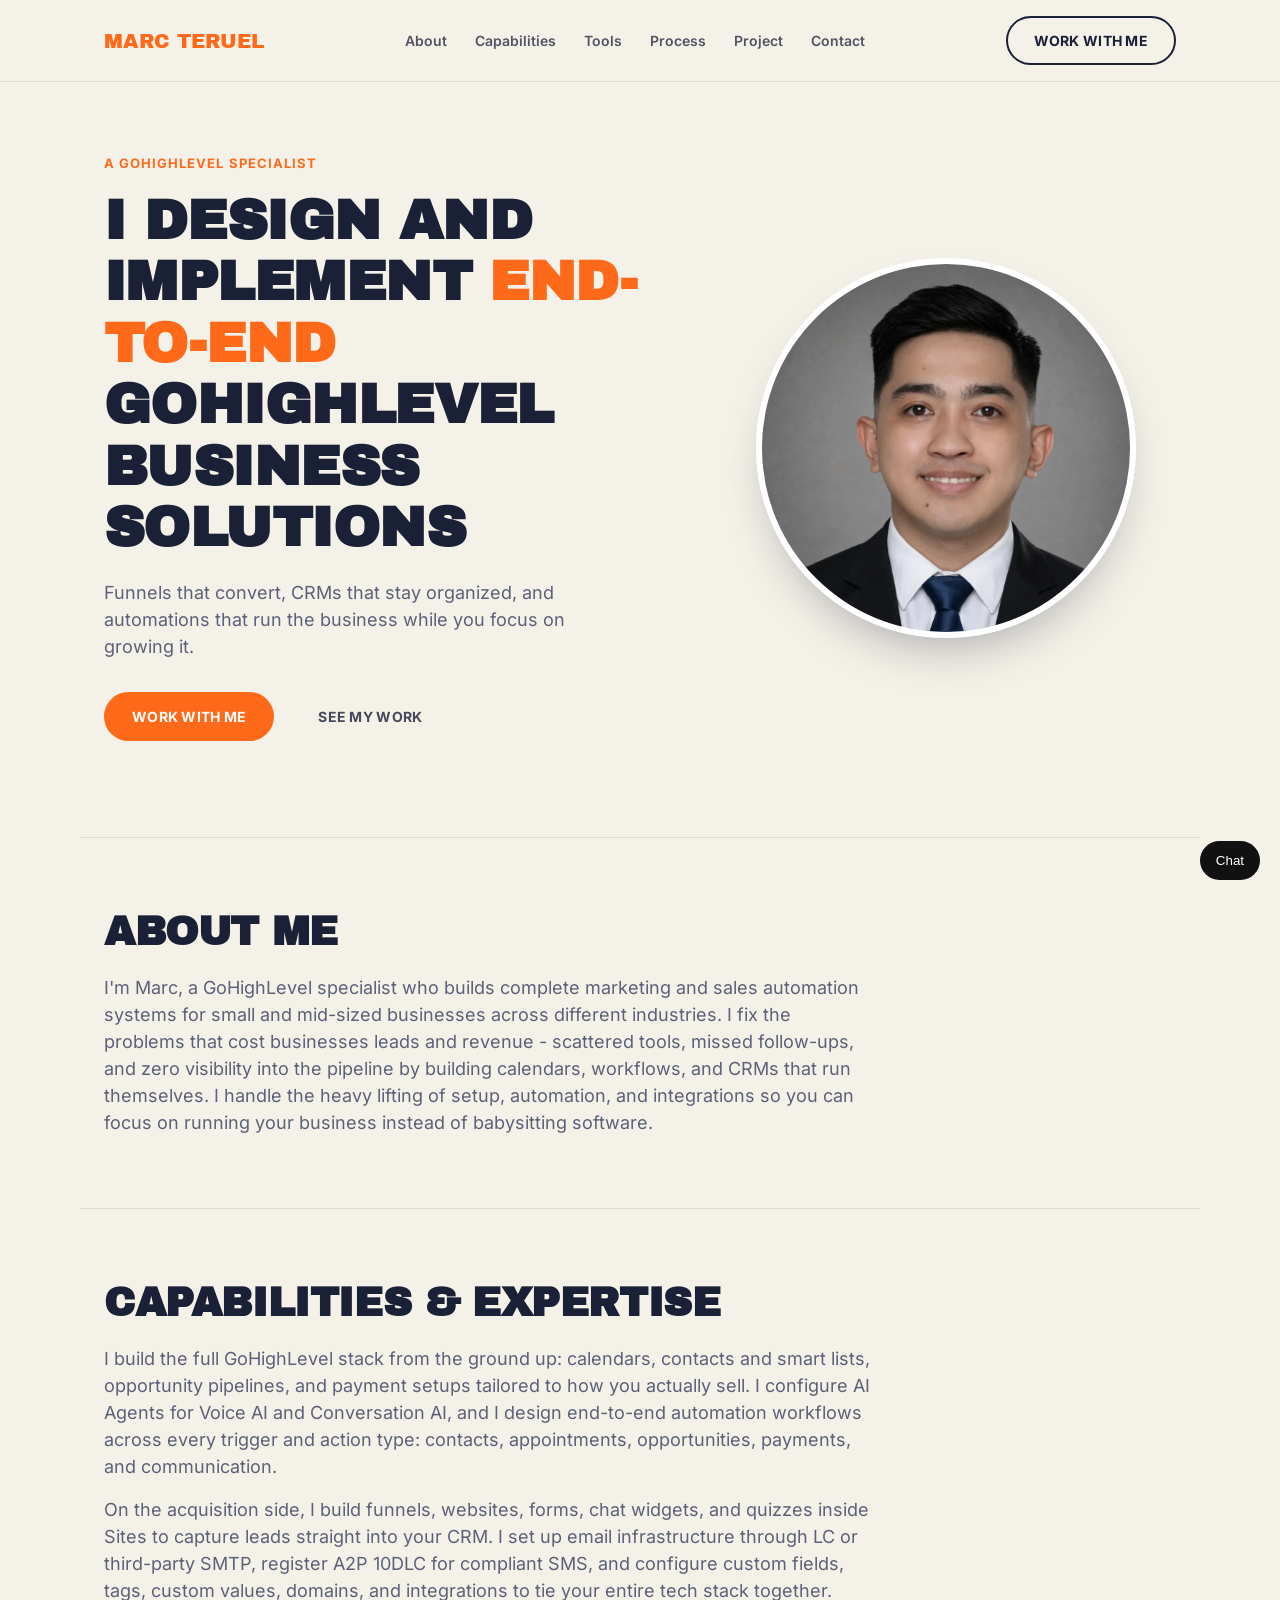
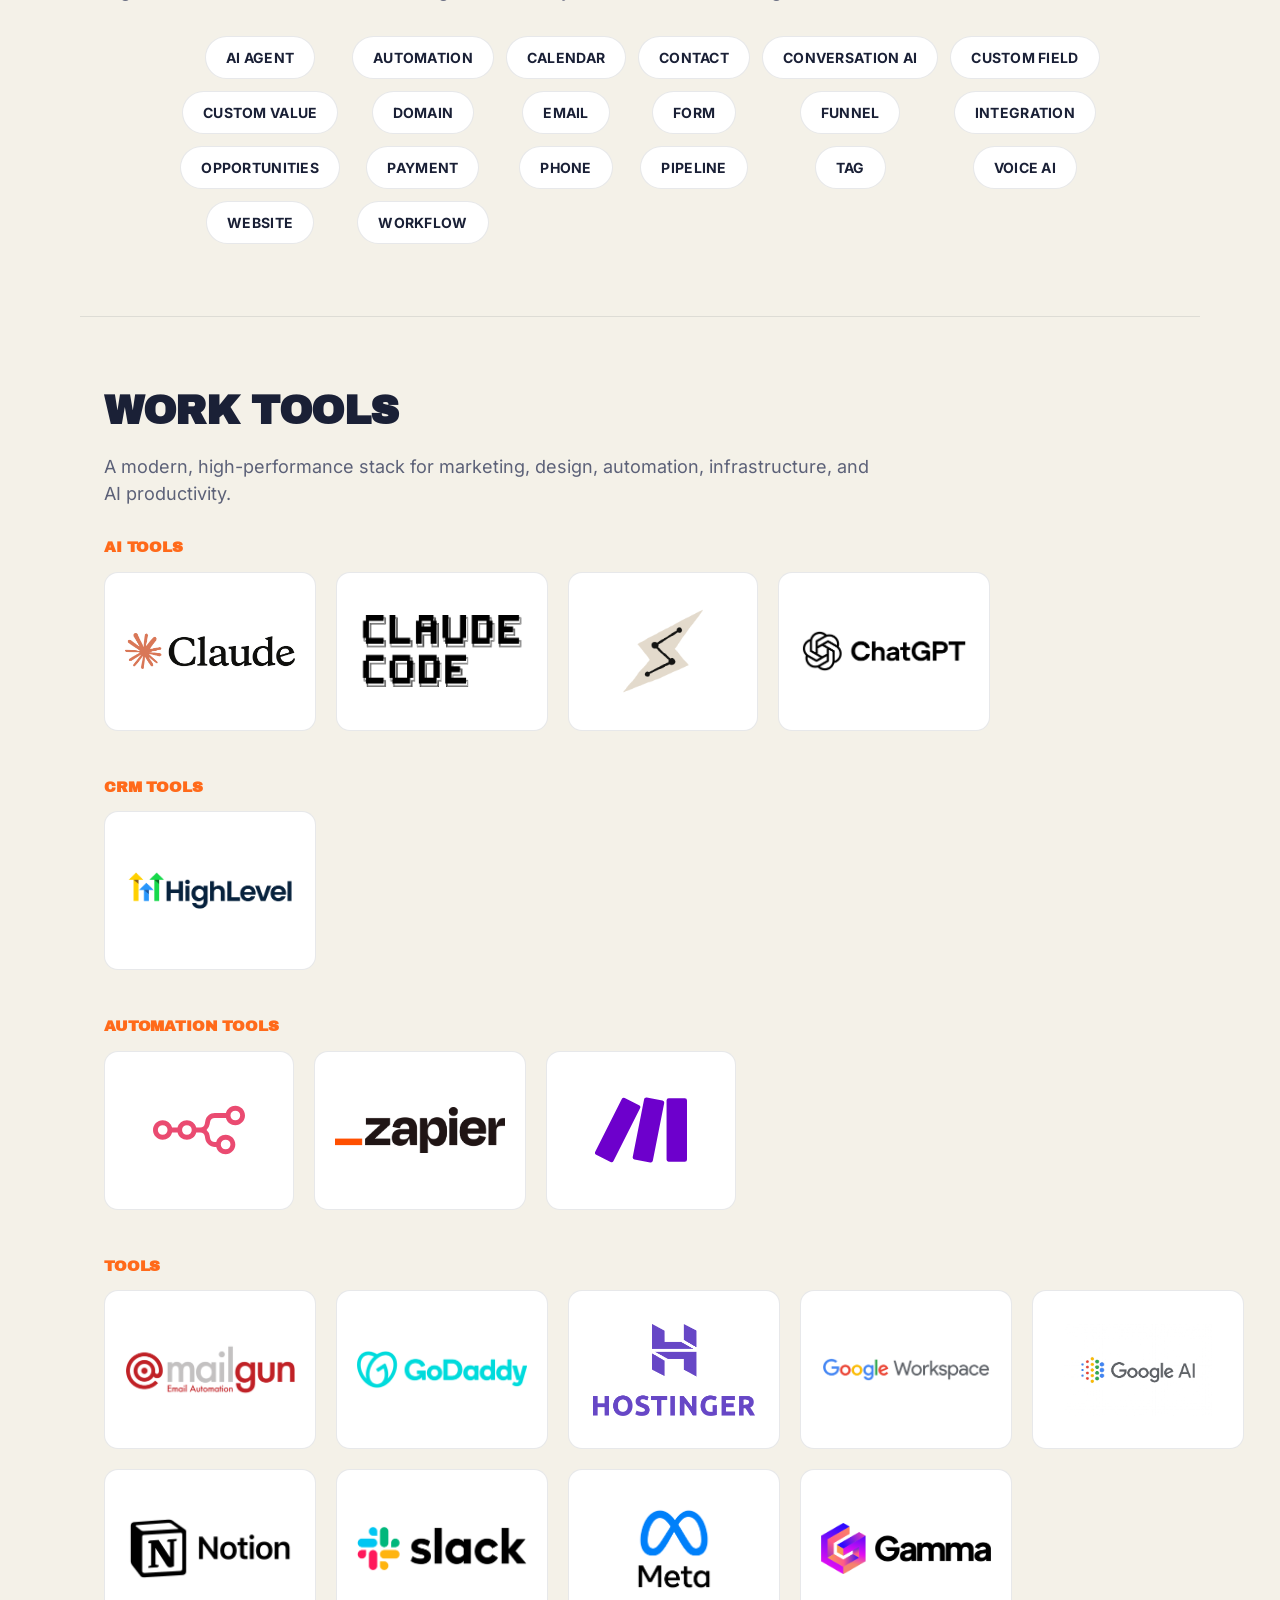
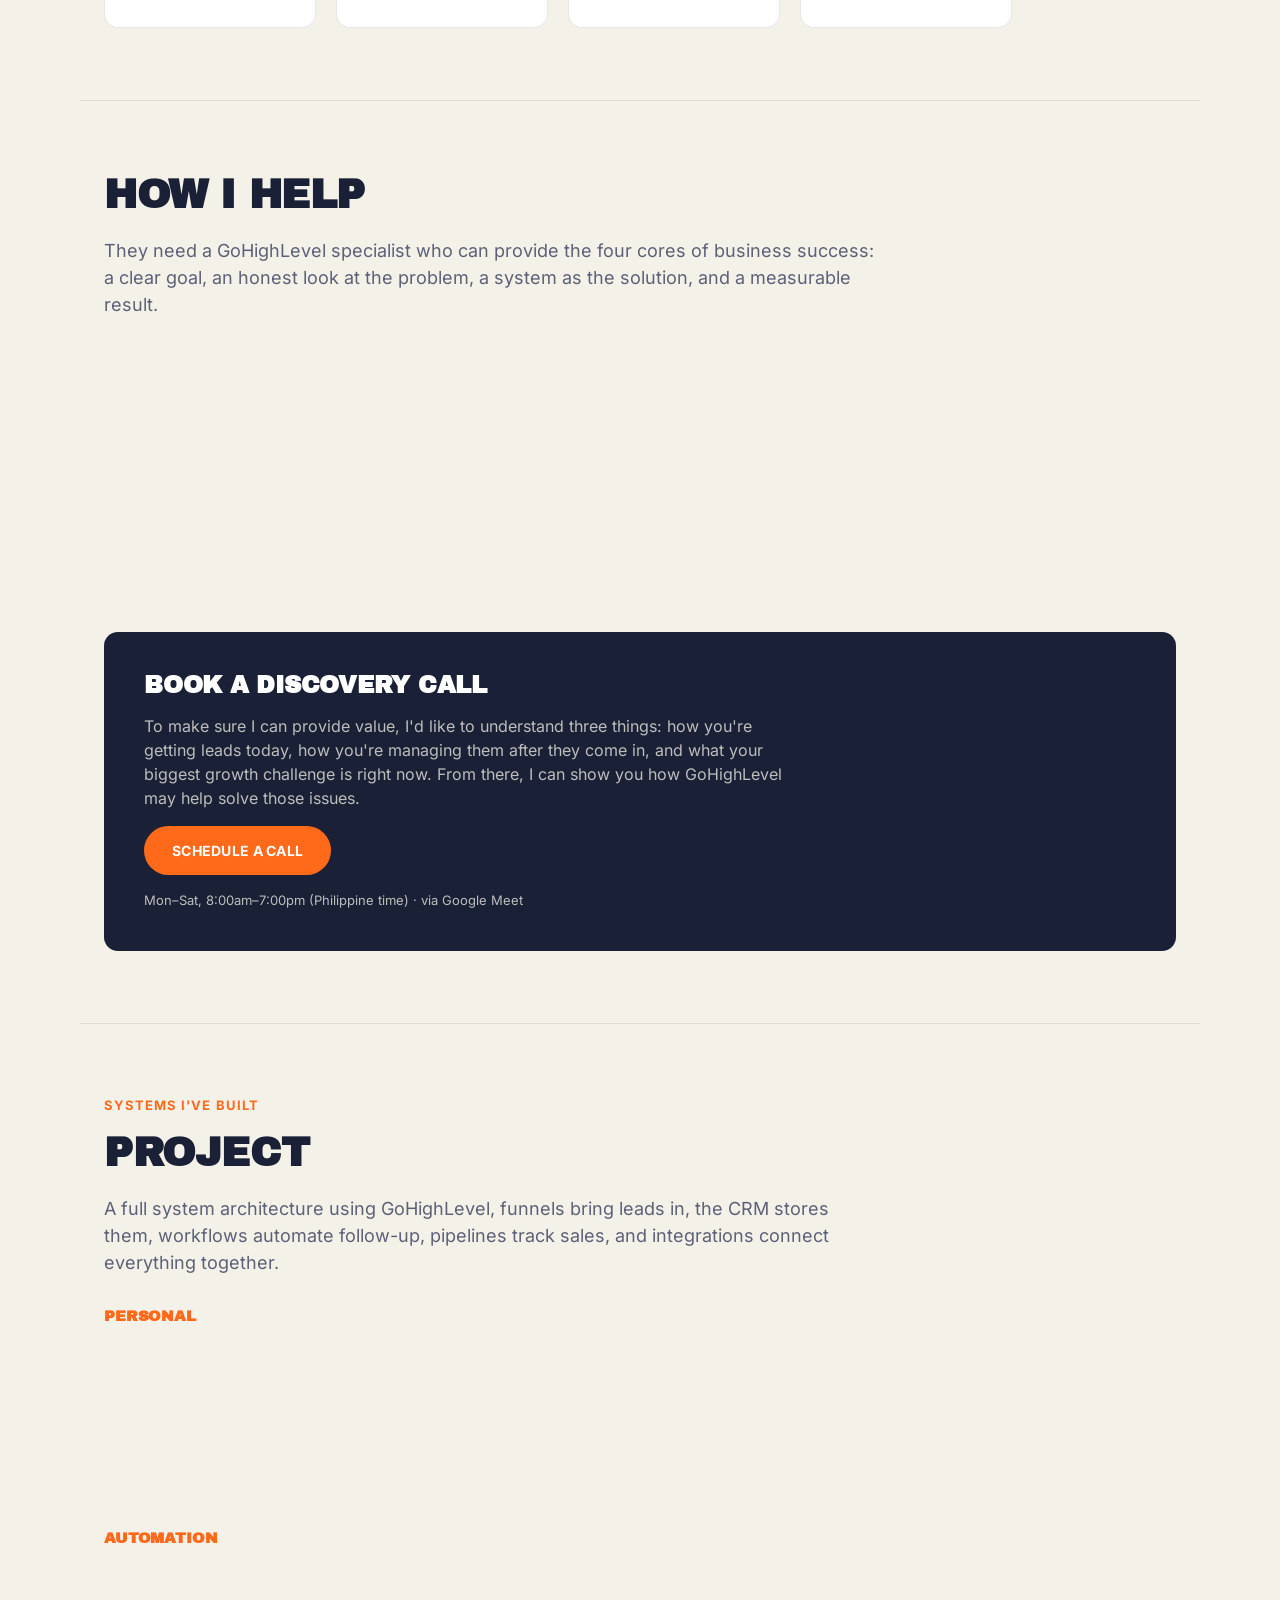
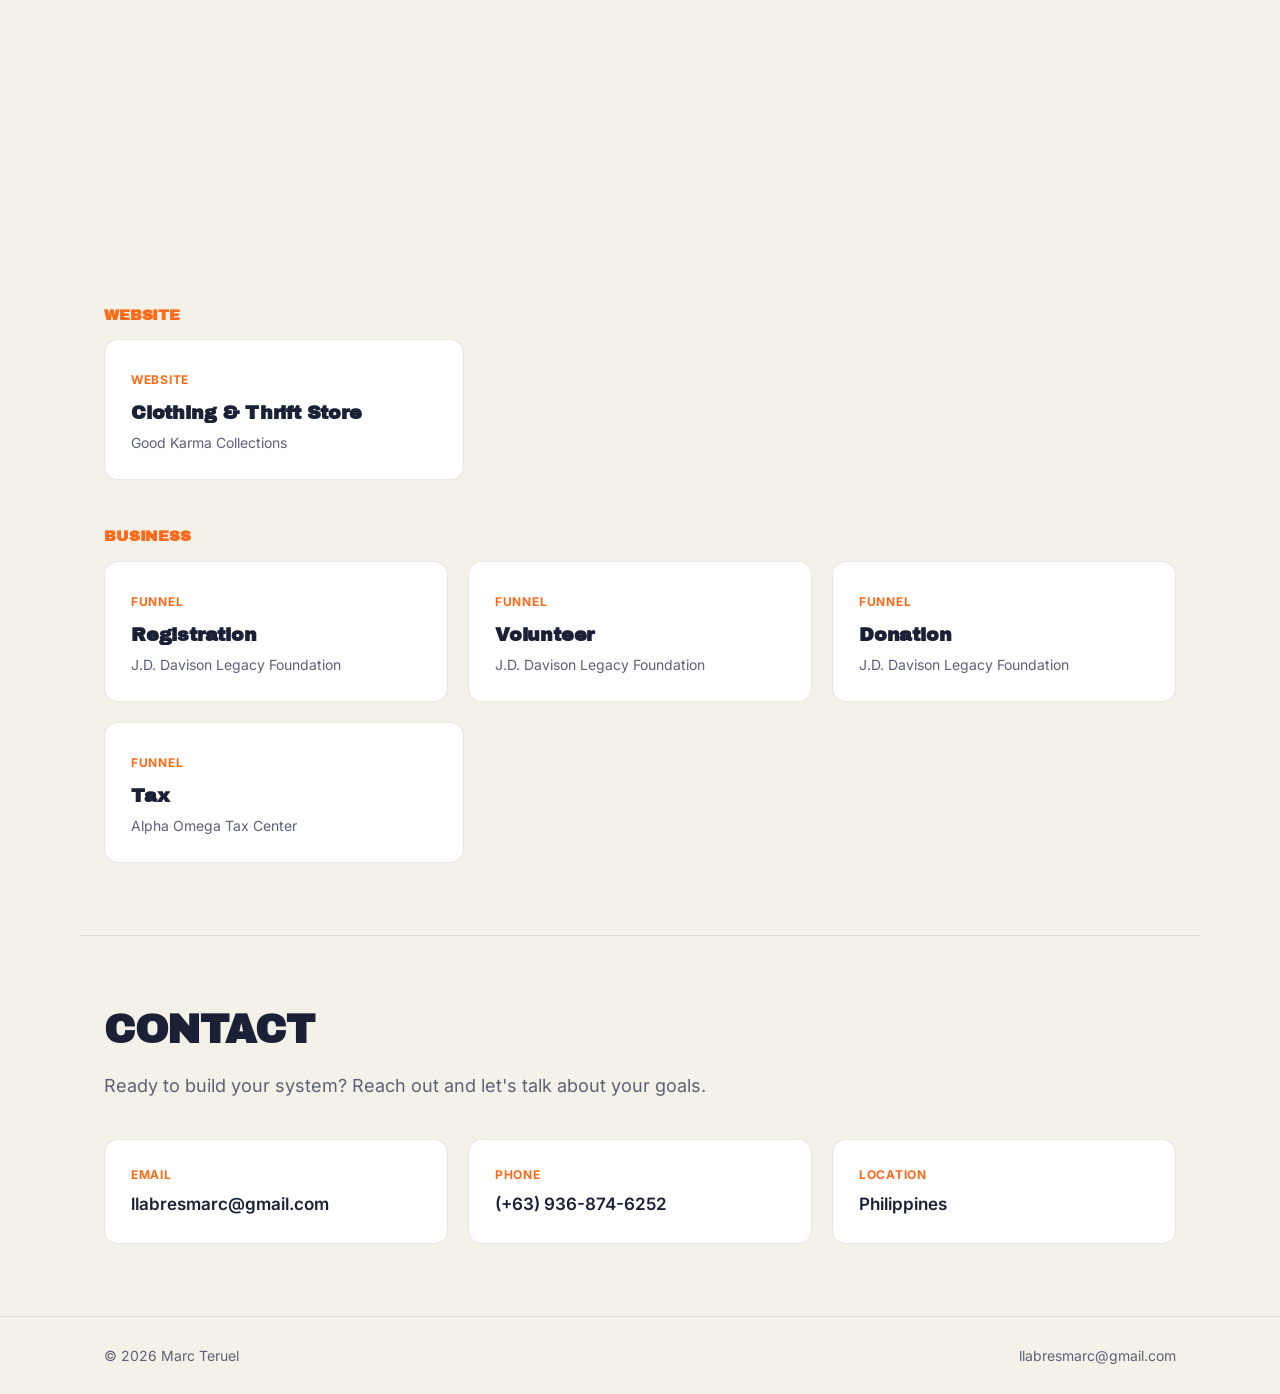
<file: index.html>
<!DOCTYPE html>
<html lang="en">
<head>
<meta charset="UTF-8">
<meta name="viewport" content="width=device-width, initial-scale=1.0">
<title>Marc Teruel — GoHighLevel Specialist</title>
<meta name="description" content="Marc Teruel — GoHighLevel specialist building end-to-end marketing and sales automation systems: funnels, CRM, workflows, integrations.">
<link rel="canonical" href="https://gohighlevel.marc.mkteruel.com/">
<link rel="icon" href="assets/favicon.svg" type="image/svg+xml">

<meta property="og:type" content="website">
<meta property="og:title" content="Marc Teruel — GoHighLevel Specialist">
<meta property="og:description" content="I design and implement end-to-end GoHighLevel business solutions: funnels, CRM, workflows, integrations.">
<meta property="og:url" content="https://gohighlevel.marc.mkteruel.com/">
<meta property="og:image" content="https://gohighlevel.marc.mkteruel.com/assets/marc-photo.webp">

<meta name="twitter:card" content="summary">
<meta name="twitter:title" content="Marc Teruel — GoHighLevel Specialist">
<meta name="twitter:description" content="I design and implement end-to-end GoHighLevel business solutions: funnels, CRM, workflows, integrations.">
<meta name="twitter:image" content="https://gohighlevel.marc.mkteruel.com/assets/marc-photo.webp">

<link rel="stylesheet" href="styles.css">
</head>
<body>

<header class="site-header">
  <div class="wrap header-inner">
    <a href="#top" class="logo">Marc Teruel</a>
    <nav class="main-nav" id="main-nav">
      <a href="#about">About</a>
      <a href="#capabilities">Capabilities</a>
      <a href="#tools">Tools</a>
      <a href="#process">Process</a>
      <a href="#work">Project</a>
      <a href="#contact">Contact</a>
    </nav>
    <a href="#process" class="btn btn-outline nav-cta">Work with me</a>
    <button class="menu-toggle" id="menu-toggle" aria-label="Toggle menu" aria-expanded="false">
      <span></span><span></span><span></span>
    </button>
  </div>
</header>

<main id="top">

  <section class="hero wrap">
    <div class="hero-text">
      <p class="eyebrow">A GoHighLevel Specialist</p>
      <h1>I design and implement <span class="accent">end-to-end</span> GoHighLevel business solutions</h1>
      <p class="hero-sub">Funnels that convert, CRMs that stay organized, and automations that run the business while you focus on growing it.</p>
      <div class="hero-actions">
        <a href="#process" class="btn btn-primary">Work with me</a>
        <a href="#work" class="btn btn-ghost">See my work</a>
      </div>
    </div>
    <div class="hero-photo">
      <img src="assets/marc-photo.webp" alt="Marc Teruel">
    </div>
  </section>

  <section id="about" class="section wrap">
    <div class="section-grid">
      <h2>About me</h2>
      <p class="lead">
        I'm Marc, a GoHighLevel specialist who builds complete marketing and sales automation systems for
        small and mid-sized businesses across different industries. I fix the problems that cost businesses
        leads and revenue - scattered tools, missed follow-ups, and zero visibility into the pipeline by
        building calendars, workflows, and CRMs that run themselves. I handle the heavy lifting of setup,
        automation, and integrations so you can focus on running your business instead of babysitting software.
      </p>
    </div>
  </section>

  <section id="capabilities" class="section wrap">
    <h2>Capabilities &amp; expertise</h2>
    <p class="lead">
      I build the full GoHighLevel stack from the ground up: calendars, contacts and smart lists, opportunity
      pipelines, and payment setups tailored to how you actually sell. I configure AI Agents for Voice AI and
      Conversation AI, and I design end-to-end automation workflows across every trigger and action type:
      contacts, appointments, opportunities, payments, and communication.
    </p>
    <p class="lead">
      On the acquisition side, I build funnels, websites, forms, chat widgets, and quizzes inside Sites to
      capture leads straight into your CRM. I set up email infrastructure through LC or third-party SMTP,
      register A2P 10DLC for compliant SMS, and configure custom fields, tags, custom values, domains, and
      integrations to tie your entire tech stack together.
    </p>
    <ul class="tag-grid">
      <li>AI Agent</li>
      <li>Automation</li>
      <li>Calendar</li>
      <li>Contact</li>
      <li>Conversation AI</li>
      <li>Custom Field</li>
      <li>Custom Value</li>
      <li>Domain</li>
      <li>Email</li>
      <li>Form</li>
      <li>Funnel</li>
      <li>Integration</li>
      <li>Opportunities</li>
      <li>Payment</li>
      <li>Phone</li>
      <li>Pipeline</li>
      <li>Tag</li>
      <li>Voice AI</li>
      <li>Website</li>
      <li>Workflow</li>
    </ul>
  </section>

  <section id="tools" class="section wrap">
    <h2>Work tools</h2>
    <p class="lead">
      A modern, high-performance stack for marketing, design, automation, infrastructure, and AI productivity.
    </p>

    <div class="tools-category">
      <h3 class="tools-subhead">AI Tools</h3>
      <ul class="logo-grid logo-grid-compact">
        <li><img src="assets/logos/claude.png" alt="Claude"></li>
        <li><img src="assets/logos/claude-code.png" alt="Claude Code"></li>
        <li><img src="assets/logos/claude-cowork.png" alt="Claude Cowork"></li>
        <li><img src="assets/logos/chatgpt.png" alt="ChatGPT"></li>
      </ul>
    </div>

    <div class="tools-category">
      <h3 class="tools-subhead">CRM Tools</h3>
      <ul class="logo-grid logo-grid-compact">
        <li><img src="assets/logos/gohighlevel.png" alt="GoHighLevel"></li>
      </ul>
    </div>

    <div class="tools-category">
      <h3 class="tools-subhead">Automation Tools</h3>
      <ul class="logo-grid logo-grid-compact">
        <li><img src="assets/logos/n8n.svg" alt="n8n"></li>
        <li><img src="assets/logos/zapier.png" alt="Zapier"></li>
        <li><img src="assets/logos/make.svg" alt="Make"></li>
      </ul>
    </div>

    <div class="tools-category">
      <h3 class="tools-subhead">Tools</h3>
      <ul class="logo-grid">
        <li><img src="assets/logos/mailgun.png" alt="Mailgun"></li>
        <li><img src="assets/logos/godaddy.png" alt="GoDaddy"></li>
        <li><img src="assets/logos/hostinger.png" alt="Hostinger"></li>
        <li><img src="assets/logos/google-workspace.png" alt="Google Workspace"></li>
        <li><img src="assets/logos/googleai.png" alt="Google AI"></li>
        <li><img src="assets/logos/notion.png" alt="Notion"></li>
        <li><img src="assets/logos/slack.png" alt="Slack"></li>
        <li><img src="assets/logos/meta.png" alt="Meta"></li>
        <li><img src="assets/logos/gamma.png" alt="Gamma"></li>
      </ul>
    </div>
  </section>

  <section id="process" class="section wrap">
    <h2>How I help</h2>
    <p class="lead">
      They need a GoHighLevel specialist who can provide the four cores of business success: a clear goal,
      an honest look at the problem, a system as the solution, and a measurable result.
    </p>
    <div class="process-grid">
      <div class="process-card">
        <span class="process-num">01</span>
        <h3>Goal</h3>
        <p>Understand where you want the business to be: more leads, faster follow-up, less manual work.</p>
      </div>
      <div class="process-card">
        <span class="process-num">02</span>
        <h3>Problem</h3>
        <p>Find where leads are falling through the cracks: scattered tools, missed follow-ups, no visibility.</p>
      </div>
      <div class="process-card">
        <span class="process-num">03</span>
        <h3>Solution</h3>
        <p>Build the funnels, CRM, workflows, and integrations that connect every step into one system.</p>
      </div>
      <div class="process-card">
        <span class="process-num">04</span>
        <h3>Result</h3>
        <p>A system that captures, nurtures, and converts leads automatically, built once, running always.</p>
      </div>
    </div>
    <div class="discovery-cta">
      <h3>Book a discovery call</h3>
      <p>To make sure I can provide value, I'd like to understand three things: how you're getting leads
        today, how you're managing them after they come in, and what your biggest growth challenge is right
        now. From there, I can show you how GoHighLevel may help solve those issues.</p>
      <a href="https://calendar.google.com/calendar/appointments/schedules/AcZssZ2bZb-XRKJ2LNjW4XToSbY2b4xCIgoVg2rgaXFvrxibRa_Rt6-w9M0MpGVx8ZEN3GMsLFDwocOI" class="btn btn-primary" target="_blank" rel="noopener">Schedule a call</a>
      <p class="cta-note">Mon–Sat, 8:00am–7:00pm (Philippine time) · via Google Meet</p>
    </div>
  </section>

  <section id="work" class="section wrap">
    <p class="eyebrow"><strong>Systems I've built</strong></p>
    <h2>Project</h2>
    <p class="lead">
      A full system architecture using GoHighLevel, funnels bring leads in, the CRM stores them, workflows
      automate follow-up, pipelines track sales, and integrations connect everything together.
    </p>

    <div class="tools-category">
      <h3 class="tools-subhead">Personal</h3>
      <div class="work-grid">
        <a class="work-card" href="https://lead.scdc.mkteruel.com/" target="_blank" rel="noopener">
          <span class="work-tag">Funnel</span>
          <h3>Smile and Co</h3>
          <p>Dental Industry System</p>
        </a>
        <a class="work-card" href="https://gohighlevel.marc.mkteruel.com/primenest-realty/" target="_blank" rel="noopener">
          <span class="work-tag">Funnel</span>
          <h3>PrimeNest</h3>
          <p>Real Estate System</p>
        </a>
        <a class="work-card" href="http://sales.metalarm.mkteruel.com/" target="_blank" rel="noopener">
          <span class="work-tag">Funnel</span>
          <h3>Metal Arm</h3>
          <p>Fitness Industry System</p>
        </a>
      </div>
    </div>

    <div class="tools-category">
      <h3 class="tools-subhead">Automation</h3>
      <div class="work-grid work-grid-automation">
        <button type="button" class="work-card work-card-trigger" data-workflow="appointment-reminder">
          <span class="work-tag">Workflow</span>
          <h3>Appointment Confirmation + Reminder</h3>
        </button>
        <button type="button" class="work-card work-card-trigger" data-workflow="inbound-webhook">
          <span class="work-tag">Workflow</span>
          <h3>Inbound Webhook</h3>
        </button>
        <button type="button" class="work-card work-card-trigger" data-workflow="lead-source">
          <span class="work-tag">Workflow</span>
          <h3>Lead Source</h3>
        </button>
        <button type="button" class="work-card work-card-trigger" data-workflow="no-show-nurture">
          <span class="work-tag">Workflow</span>
          <h3>No-Show Nurture</h3>
        </button>
        <button type="button" class="work-card work-card-trigger" data-workflow="lead-scdc">
          <span class="work-tag">Workflow</span>
          <h3>Smile and Co. Confirmation, Reminder &amp; No-Show</h3>
        </button>
        <a class="work-card" href="https://drive.google.com/drive/folders/1YWTCVQjYOArspeiYRzoT7AzEvhbYXXRu?usp=sharing" target="_blank" rel="noopener">
          <span class="work-tag">Workflow</span>
          <h3>Documentation</h3>
          <p>Documentation of my workflows with sample screenshots</p>
        </a>
      </div>
    </div>

    <div class="tools-category">
      <h3 class="tools-subhead">Website</h3>
      <div class="work-grid">
        <a class="work-card" href="https://goodkarma.collections.madam.mkteruel.com/" target="_blank" rel="noopener">
          <span class="work-tag">Website</span>
          <h3>Clothing &amp; Thrift Store</h3>
          <p>Good Karma Collections</p>
        </a>
      </div>
    </div>

    <div class="tools-category">
      <h3 class="tools-subhead">Business</h3>
      <div class="work-grid">
        <a class="work-card" href="https://gohighlevel.marc.mkteruel.com/registration-foundation/" target="_blank" rel="noopener">
          <span class="work-tag">Funnel</span>
          <h3>Registration</h3>
          <p>J.D. Davison Legacy Foundation</p>
        </a>
        <a class="work-card" href="https://gohighlevel.marc.mkteruel.com/volunteer-foundation/" target="_blank" rel="noopener">
          <span class="work-tag">Funnel</span>
          <h3>Volunteer</h3>
          <p>J.D. Davison Legacy Foundation</p>
        </a>
        <a class="work-card" href="https://gohighlevel.marc.mkteruel.com/donation-foundation/" target="_blank" rel="noopener">
          <span class="work-tag">Funnel</span>
          <h3>Donation</h3>
          <p>J.D. Davison Legacy Foundation</p>
        </a>
        <a class="work-card" href="https://tax.issue.alphaomegatax.com/" target="_blank" rel="noopener">
          <span class="work-tag">Funnel</span>
          <h3>Tax</h3>
          <p>Alpha Omega Tax Center</p>
        </a>
      </div>
    </div>
  </section>

  <section id="contact" class="section wrap">
    <h2>Contact</h2>
    <p class="lead">Ready to build your system? Reach out and let's talk about your goals.</p>
    <div class="contact-grid">
      <a class="contact-card" href="mailto:llabresmarc@gmail.com">
        <span class="contact-label">Email</span>
        <span class="contact-value">llabresmarc@gmail.com</span>
      </a>
      <a class="contact-card" href="tel:+639368746252">
        <span class="contact-label">Phone</span>
        <span class="contact-value">(+63) 936-874-6252</span>
      </a>
      <div class="contact-card contact-static">
        <span class="contact-label">Location</span>
        <span class="contact-value">Philippines</span>
      </div>
    </div>
  </section>

</main>

<div class="modal-overlay" id="automation-modal" hidden>
  <div class="modal-panel" role="dialog" aria-modal="true" aria-labelledby="automation-modal-title">
    <button type="button" class="modal-close" id="automation-modal-close" aria-label="Close">&times;</button>
    <span class="work-tag">Sample Automation</span>
    <h3 id="automation-modal-title"></h3>
    <p id="automation-modal-desc"></p>
    <div class="wf-chain" id="automation-modal-chain"></div>
    <div id="automation-modal-branches"></div>
  </div>
</div>

<footer class="site-footer">
  <div class="wrap footer-inner">
    <span>© <span id="year"></span> Marc Teruel</span>
    <a href="mailto:llabresmarc@gmail.com">llabresmarc@gmail.com</a>
  </div>
</footer>

<div id="chat-widget" style="position:fixed;bottom:20px;right:20px;z-index:9999;font-family:inherit;">
  <button id="chat-toggle" style="padding:12px 16px;border-radius:50px;background:#111;color:#fff;border:none;cursor:pointer;">Chat</button>
  <div id="chat-box" style="display:none;flex-direction:column;width:300px;height:400px;background:#fff;border:1px solid #ddd;border-radius:8px;position:absolute;bottom:60px;right:0;box-shadow:0 4px 12px rgba(0,0,0,0.15);">
    <div id="chat-messages" style="flex:1;overflow-y:auto;padding:10px;font-size:14px;"></div>
    <div style="display:flex;border-top:1px solid #eee;">
      <input id="chat-input" type="text" placeholder="Ask me anything..." style="flex:1;border:none;padding:10px;outline:none;">
      <button id="chat-send" style="padding:10px;border:none;background:#111;color:#fff;cursor:pointer;">Send</button>
    </div>
  </div>
</div>
<script src="/assets/chat-widget.js"></script>

<script src="script.js"></script>
</body>
</html>
</file>
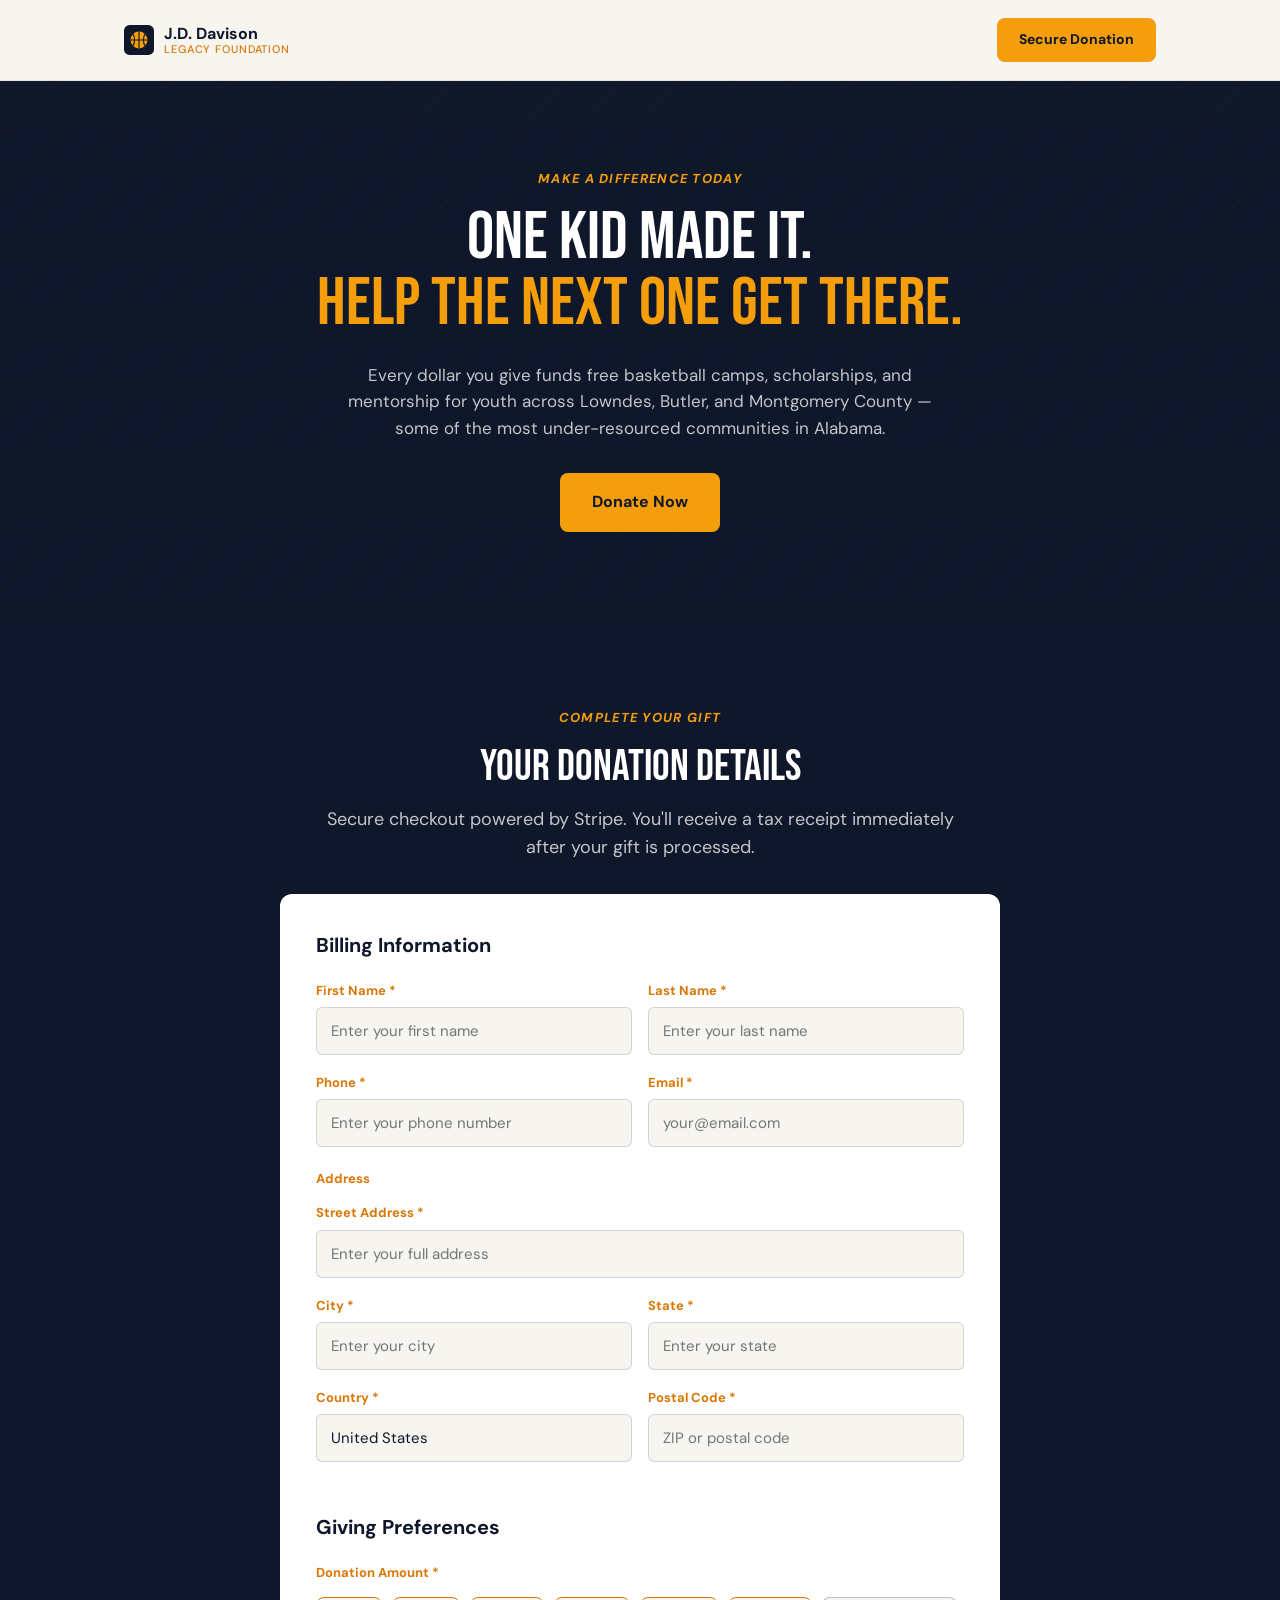
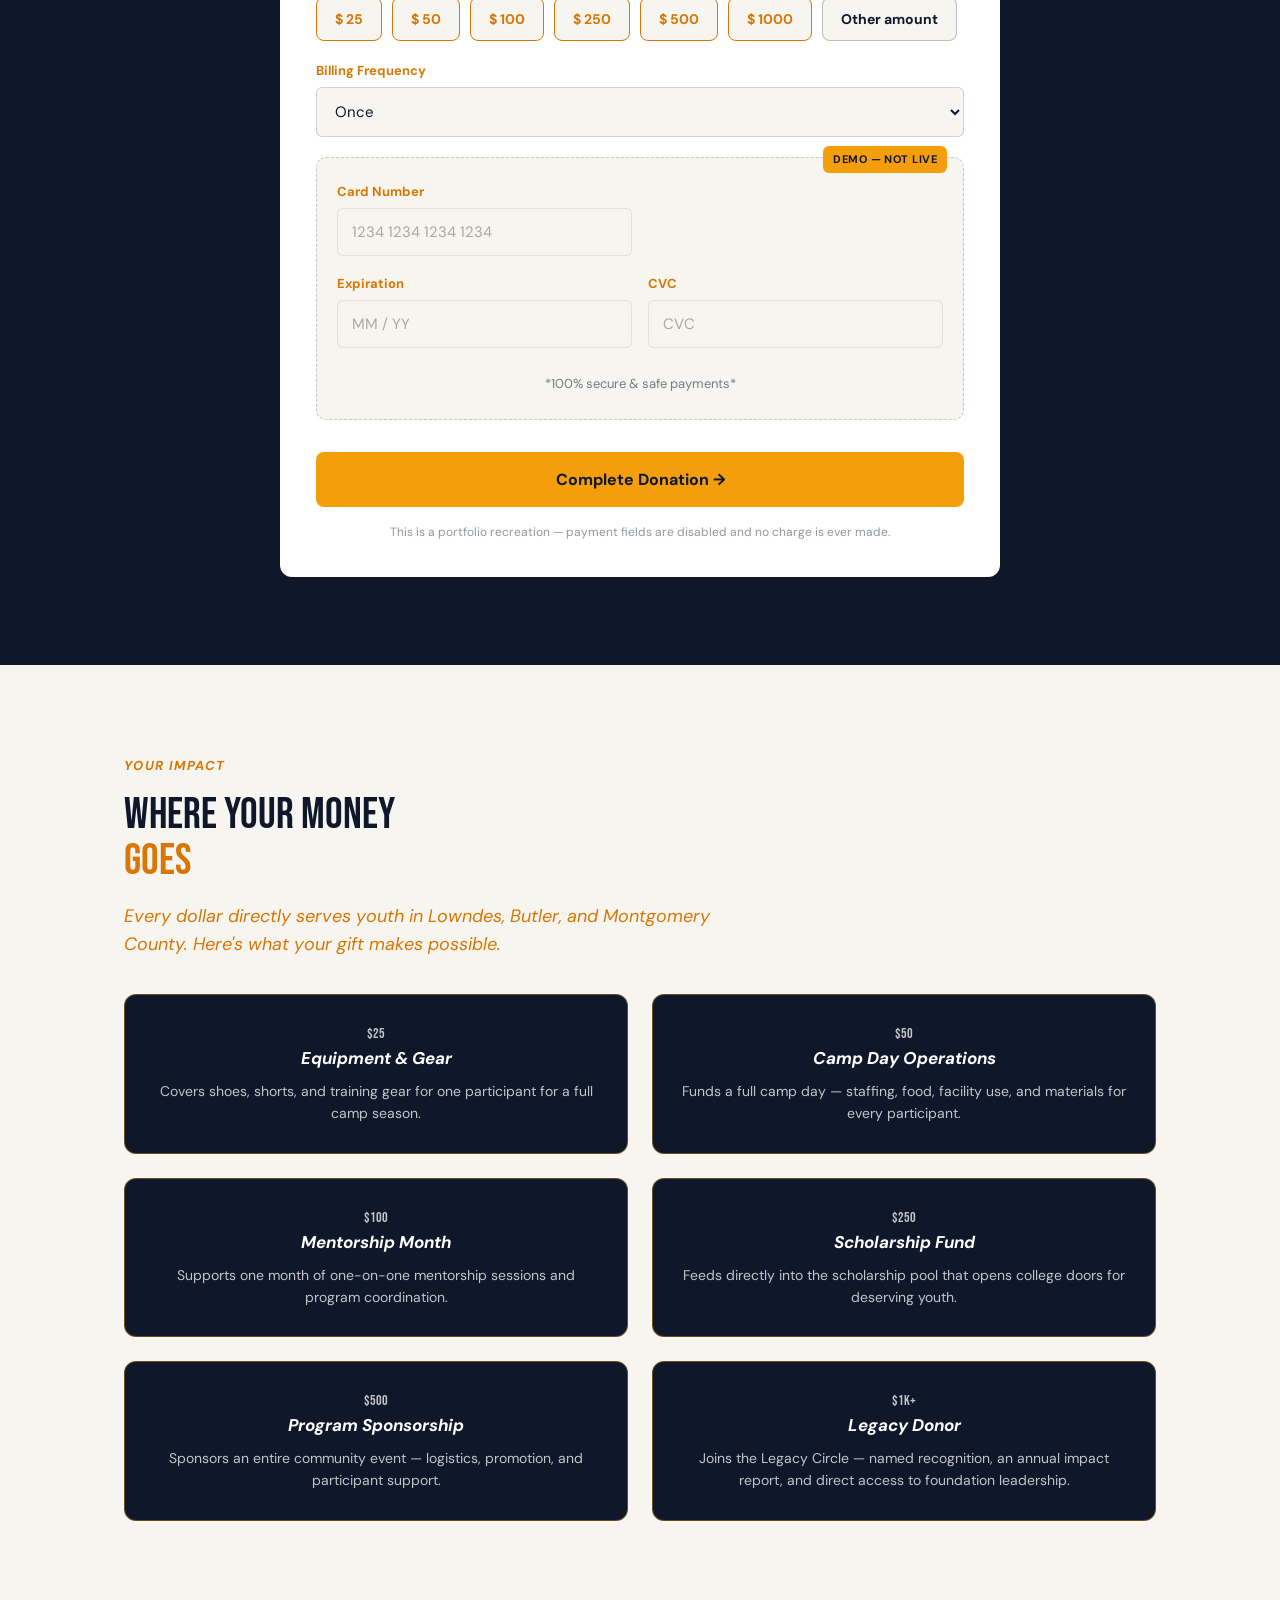
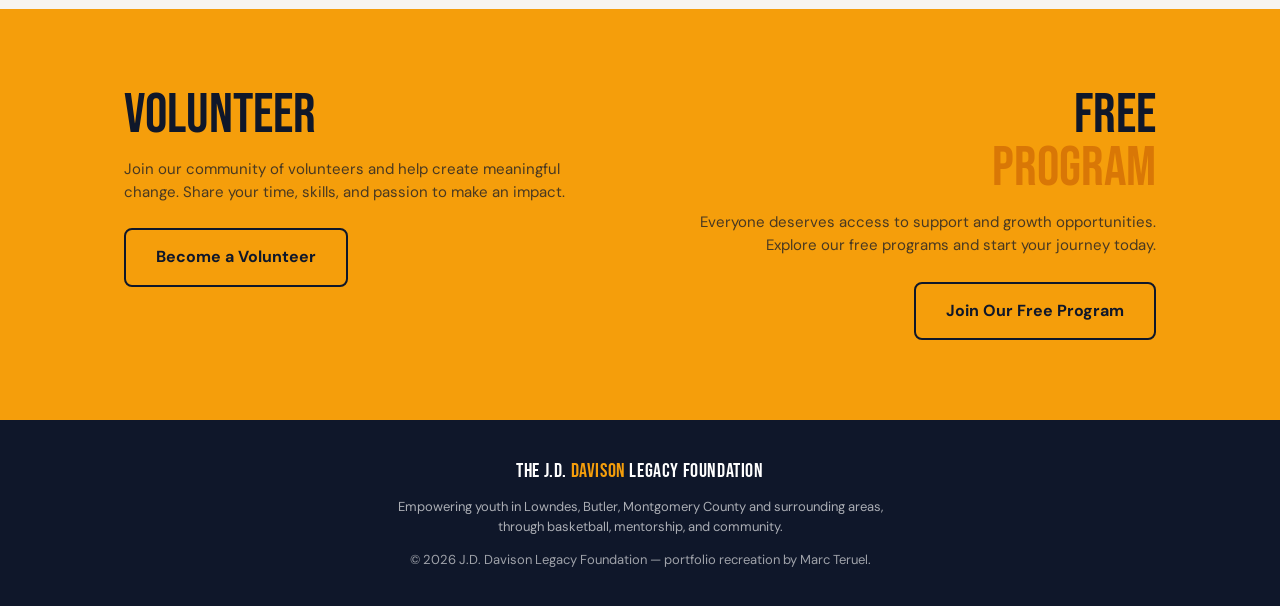
<file: donation-foundation/index.html>
<!DOCTYPE html>
<html lang="en">
<head>
<meta charset="UTF-8">
<meta name="viewport" content="width=device-width, initial-scale=1.0">
<title>Donate — J.D. Davison Legacy Foundation</title>
<meta name="description" content="Fund free basketball camps, scholarships, and mentorship for youth in Lowndes County, Alabama. Every gift goes directly to the program.">
<meta name="robots" content="index, follow">
<meta name="theme-color" content="#0f172a">
<link rel="canonical" href="https://gohighlevel.marc.mkteruel.com/donation-foundation/">
<link rel="icon" href="assets/favicon.svg" type="image/svg+xml">

<meta property="og:type" content="website">
<meta property="og:title" content="Donate — J.D. Davison Legacy Foundation">
<meta property="og:description" content="Fund free basketball camps, scholarships, and mentorship for youth in Lowndes County, Alabama. Every gift goes directly to the program.">
<meta property="og:url" content="https://gohighlevel.marc.mkteruel.com/donation-foundation/">
<meta property="og:site_name" content="J.D. Davison Legacy Foundation">
<meta property="og:locale" content="en_US">

<meta name="twitter:card" content="summary">
<meta name="twitter:title" content="Donate — J.D. Davison Legacy Foundation">
<meta name="twitter:description" content="Fund free basketball camps, scholarships, and mentorship for youth in Lowndes County, Alabama. Every gift goes directly to the program.">

<link rel="preconnect" href="https://fonts.googleapis.com">
<link rel="preconnect" href="https://fonts.gstatic.com" crossorigin>
<link href="https://fonts.googleapis.com/css2?family=Bebas+Neue&family=DM+Sans:wght@400;500;600;700;800&display=swap" rel="stylesheet">
<link rel="stylesheet" href="styles.css">

<script type="application/ld+json">
{
  "@context": "https://schema.org",
  "@type": "DonateAction",
  "name": "J.D. Davison Legacy Foundation Donation",
  "description": "Fund free basketball camps, scholarships, and mentorship for youth in Lowndes County, Alabama.",
  "url": "https://gohighlevel.marc.mkteruel.com/donation-foundation/"
}
</script>
</head>
<body>

<header class="site-header">
  <div class="wrap header-inner">
    <a href="#" class="logo">
      <img src="assets/favicon.svg" alt="" width="30" height="30">
      <span>J.D. Davison<em>Legacy Foundation</em></span>
    </a>
    <a href="#donate" class="btn btn-primary btn-sm">Secure Donation</a>
  </div>
</header>

<main>

  <section class="hero hero-center">
    <div class="wrap hero-center-inner">
      <p class="eyebrow eyebrow-light eyebrow-center">Make a Difference Today</p>
      <h1>ONE KID MADE IT.<span>HELP THE NEXT ONE GET THERE.</span></h1>
      <p class="hero-sub hero-sub-center">Every dollar you give funds free basketball camps, scholarships, and mentorship for youth across Lowndes, Butler, and Montgomery County &mdash; some of the most under-resourced communities in Alabama.</p>
      <a href="#donate" class="btn btn-primary">Donate Now</a>
    </div>
  </section>

  <section id="donate" class="section section-dark">
    <div class="wrap">
      <p class="eyebrow eyebrow-light" style="text-align:center;display:block;">Complete Your Gift</p>
      <h2 class="h2-light" style="text-align:center;">Your Donation Details</h2>
      <p class="lead" style="margin:0 auto 8px;text-align:center;opacity:0.75;">Secure checkout powered by Stripe. You'll receive a tax receipt immediately after your gift is processed.</p>

      <form class="app-form donate-form" id="donation-form">
        <h3>Billing Information</h3>
        <div class="field-row">
          <label>
            <span>First Name *</span>
            <input type="text" name="first_name" placeholder="Enter your first name" required>
          </label>
          <label>
            <span>Last Name *</span>
            <input type="text" name="last_name" placeholder="Enter your last name" required>
          </label>
        </div>
        <div class="field-row">
          <label>
            <span>Phone *</span>
            <input type="tel" name="phone" placeholder="Enter your phone number" required>
          </label>
          <label>
            <span>Email *</span>
            <input type="email" name="email" placeholder="your@email.com" required>
          </label>
        </div>

        <p class="field-group-label">Address</p>
        <label>
          <span>Street Address *</span>
          <input type="text" name="address" placeholder="Enter your full address" required>
        </label>
        <div class="field-row">
          <label>
            <span>City *</span>
            <input type="text" name="city" placeholder="Enter your city" required>
          </label>
          <label>
            <span>State *</span>
            <input type="text" name="state" placeholder="Enter your state" required>
          </label>
        </div>
        <div class="field-row">
          <label>
            <span>Country *</span>
            <input type="text" name="country" value="United States" required>
          </label>
          <label>
            <span>Postal Code *</span>
            <input type="text" name="postal_code" placeholder="ZIP or postal code" required>
          </label>
        </div>

        <h3>Giving Preferences</h3>
        <p class="field-group-label">Donation Amount *</p>
        <div class="amount-grid" role="radiogroup">
          <button type="button" class="amount-pill" data-amount="25">$ 25</button>
          <button type="button" class="amount-pill" data-amount="50">$ 50</button>
          <button type="button" class="amount-pill" data-amount="100">$ 100</button>
          <button type="button" class="amount-pill" data-amount="250">$ 250</button>
          <button type="button" class="amount-pill" data-amount="500">$ 500</button>
          <button type="button" class="amount-pill" data-amount="1000">$ 1000</button>
          <button type="button" class="amount-pill amount-pill-other" data-amount="other">Other amount</button>
        </div>
        <input type="hidden" name="donation_amount" id="donation_amount" required>

        <label>
          <span>Billing Frequency</span>
          <select name="billing_frequency">
            <option value="once">Once</option>
            <option value="monthly">Monthly</option>
          </select>
        </label>

        <div class="payment-block">
          <span class="test-mode-badge">DEMO &mdash; NOT LIVE</span>
          <div class="field-row">
            <label>
              <span>Card Number</span>
              <input type="text" placeholder="1234 1234 1234 1234" disabled>
            </label>
          </div>
          <div class="field-row">
            <label>
              <span>Expiration</span>
              <input type="text" placeholder="MM / YY" disabled>
            </label>
            <label>
              <span>CVC</span>
              <input type="text" placeholder="CVC" disabled>
            </label>
          </div>
          <p class="secure-note">*100% secure &amp; safe payments*</p>
        </div>

        <button type="submit" class="btn btn-primary btn-block">Complete Donation &rarr;</button>
        <p class="form-privacy">This is a portfolio recreation &mdash; payment fields are disabled and no charge is ever made.</p>
      </form>

      <div class="thank-you" id="thank-you" hidden>
        <h2 class="h2-light">THANK YOU.</h2>
        <p>Your generosity funds real opportunities for kids in Lowndes County. Wire this form up to Stripe and your CRM to start processing real gifts.</p>
      </div>
    </div>
  </section>

  <section class="section section-light">
    <div class="wrap">
      <p class="eyebrow">Your Impact</p>
      <h2>Where Your Money <span>Goes</span></h2>
      <p class="lead lead-accent">Every dollar directly serves youth in Lowndes, Butler, and Montgomery County. Here's what your gift makes possible.</p>
      <div class="impact-grid">
        <div class="impact-card">
          <p class="impact-amount">$25</p>
          <h3>Equipment &amp; Gear</h3>
          <p>Covers shoes, shorts, and training gear for one participant for a full camp season.</p>
        </div>
        <div class="impact-card">
          <p class="impact-amount">$50</p>
          <h3>Camp Day Operations</h3>
          <p>Funds a full camp day &mdash; staffing, food, facility use, and materials for every participant.</p>
        </div>
        <div class="impact-card">
          <p class="impact-amount">$100</p>
          <h3>Mentorship Month</h3>
          <p>Supports one month of one-on-one mentorship sessions and program coordination.</p>
        </div>
        <div class="impact-card">
          <p class="impact-amount">$250</p>
          <h3>Scholarship Fund</h3>
          <p>Feeds directly into the scholarship pool that opens college doors for deserving youth.</p>
        </div>
        <div class="impact-card">
          <p class="impact-amount">$500</p>
          <h3>Program Sponsorship</h3>
          <p>Sponsors an entire community event &mdash; logistics, promotion, and participant support.</p>
        </div>
        <div class="impact-card">
          <p class="impact-amount">$1K+</p>
          <h3>Legacy Donor</h3>
          <p>Joins the Legacy Circle &mdash; named recognition, an annual impact report, and direct access to foundation leadership.</p>
        </div>
      </div>
    </div>
  </section>

  <section class="section section-cta">
    <div class="wrap cta-grid">
      <div class="cta-block">
        <h2>VOLUNTEER</h2>
        <p>Join our community of volunteers and help create meaningful change. Share your time, skills, and passion to make an impact.</p>
        <a href="https://gohighlevel.marc.mkteruel.com/volunteer-foundation/" class="btn btn-outline-dark">Become a Volunteer</a>
      </div>
      <div class="cta-block cta-block-right">
        <h2>FREE<span>PROGRAM</span></h2>
        <p>Everyone deserves access to support and growth opportunities. Explore our free programs and start your journey today.</p>
        <a href="https://gohighlevel.marc.mkteruel.com/registration-foundation/" class="btn btn-outline-dark">Join Our Free Program</a>
      </div>
    </div>
  </section>

</main>

<footer class="site-footer">
  <div class="wrap">
    <p class="footer-logo">THE J.D. <em>DAVISON</em> LEGACY FOUNDATION</p>
    <p class="footer-tagline">Empowering youth in Lowndes, Butler, Montgomery County and surrounding areas, through basketball, mentorship, and community.</p>
    <span>&copy; <span id="year"></span> J.D. Davison Legacy Foundation &mdash; portfolio recreation by Marc Teruel.</span>
  </div>
</footer>

<script src="script.js"></script>
</body>
</html>
</file>
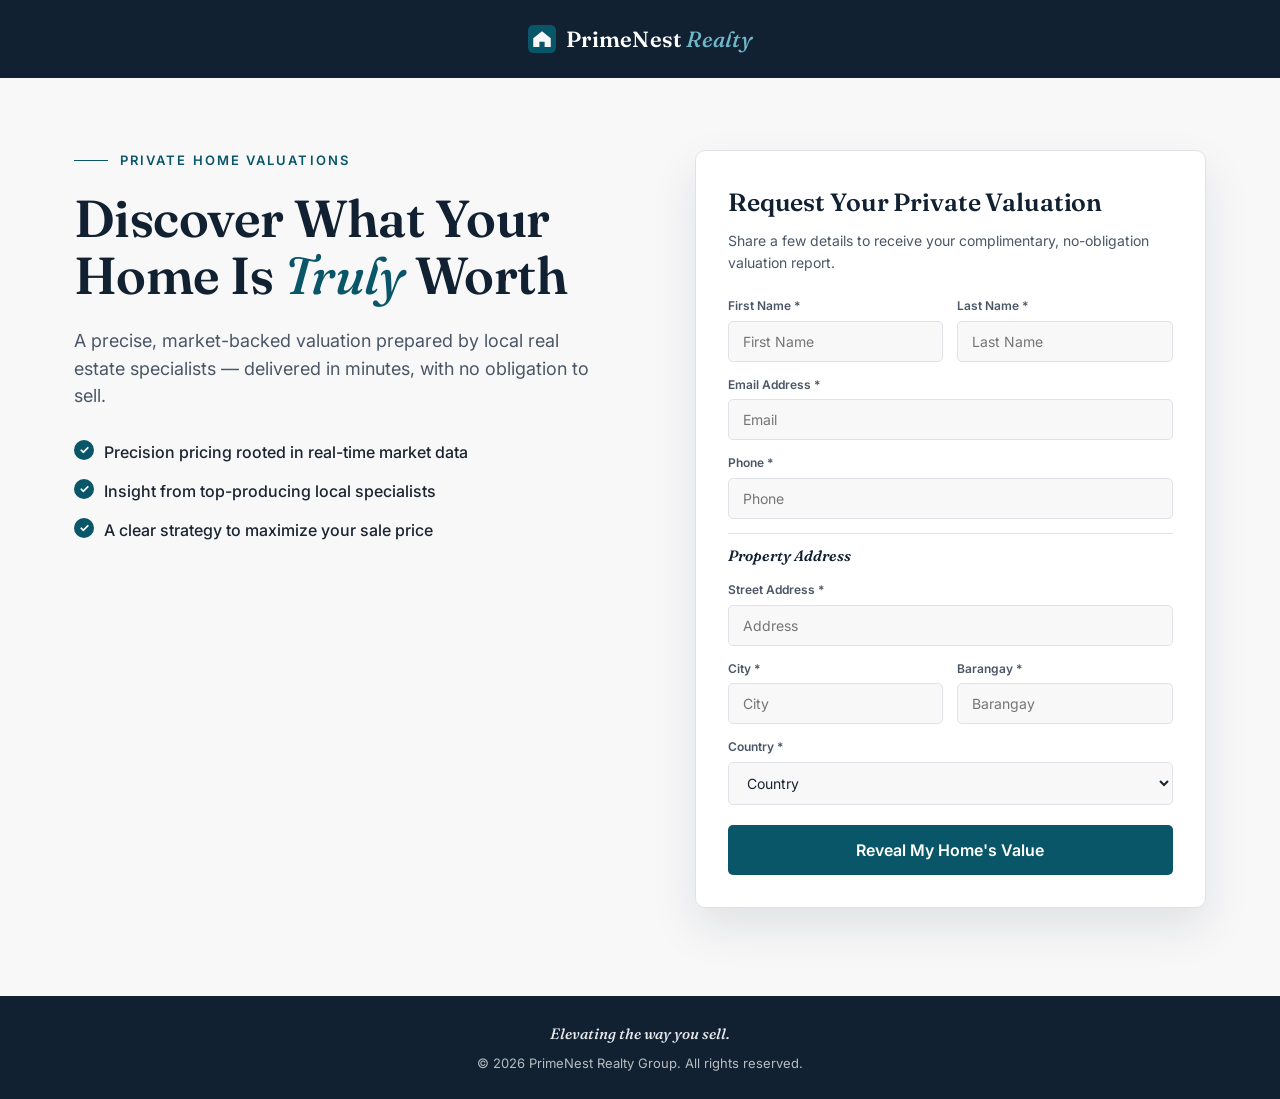
<file: primenest-realty/index.html>
<!DOCTYPE html>
<html lang="en">
<head>
<meta charset="UTF-8">
<meta name="viewport" content="width=device-width, initial-scale=1.0">
<title>PrimeNest Realty — Discover What Your Home Is Truly Worth</title>
<meta name="description" content="A precise, market-backed home valuation prepared by local real estate specialists — delivered in minutes, with no obligation to sell.">
<meta name="robots" content="index, follow">
<meta name="theme-color" content="#112132">
<link rel="canonical" href="https://gohighlevel.marc.mkteruel.com/primenest-realty/">
<link rel="icon" href="assets/favicon.svg" type="image/svg+xml">

<meta property="og:type" content="website">
<meta property="og:title" content="PrimeNest Realty — Discover What Your Home Is Truly Worth">
<meta property="og:description" content="A precise, market-backed home valuation prepared by local real estate specialists — delivered in minutes, with no obligation to sell.">
<meta property="og:url" content="https://gohighlevel.marc.mkteruel.com/primenest-realty/">
<meta property="og:site_name" content="PrimeNest Realty">
<meta property="og:locale" content="en_US">

<meta name="twitter:card" content="summary">
<meta name="twitter:title" content="PrimeNest Realty — Discover What Your Home Is Truly Worth">
<meta name="twitter:description" content="A precise, market-backed home valuation prepared by local real estate specialists — delivered in minutes, with no obligation to sell.">

<link rel="preconnect" href="https://fonts.googleapis.com">
<link rel="preconnect" href="https://fonts.gstatic.com" crossorigin>
<link href="https://fonts.googleapis.com/css2?family=Fraunces:ital,opsz,wght@0,9..144,500;0,9..144,600;0,9..144,700;1,9..144,500;1,9..144,600&family=Inter:wght@400;500;600;700&display=swap" rel="stylesheet">
<link rel="stylesheet" href="styles.css">

<script type="application/ld+json">
{
  "@context": "https://schema.org",
  "@type": "RealEstateAgent",
  "name": "PrimeNest Realty",
  "url": "https://gohighlevel.marc.mkteruel.com/primenest-realty/",
  "description": "A precise, market-backed home valuation prepared by local real estate specialists."
}
</script>
</head>
<body>

<header class="site-header">
  <div class="wrap">
    <a href="#" class="logo">
      <img src="assets/favicon.svg" alt="" width="28" height="28">
      <span>PrimeNest <em>Realty</em></span>
    </a>
  </div>
</header>

<main>
  <section class="hero">
    <div class="wrap hero-grid">
      <div class="hero-copy">
        <p class="eyebrow">Private Home Valuations</p>
        <h1>Discover What Your Home Is <em>Truly</em> Worth</h1>
        <p class="hero-sub">A precise, market-backed valuation prepared by local real estate specialists — delivered in minutes, with no obligation to sell.</p>
        <ul class="check-list">
          <li>Precision pricing rooted in real-time market data</li>
          <li>Insight from top-producing local specialists</li>
          <li>A clear strategy to maximize your sale price</li>
        </ul>
      </div>

      <div class="hero-form-card">
        <h2>Request Your Private Valuation</h2>
        <p class="form-sub">Share a few details to receive your complimentary, no-obligation valuation report.</p>
        <form id="valuation-form">
          <div class="field-row">
            <label>
              <span>First Name *</span>
              <input type="text" name="first_name" placeholder="First Name" required>
            </label>
            <label>
              <span>Last Name *</span>
              <input type="text" name="last_name" placeholder="Last Name" required>
            </label>
          </div>
          <label>
            <span>Email Address *</span>
            <input type="email" name="email" placeholder="Email" required>
          </label>
          <label>
            <span>Phone *</span>
            <input type="tel" name="phone" placeholder="Phone" required>
          </label>

          <p class="field-group-label">Property Address</p>
          <label>
            <span>Street Address *</span>
            <input type="text" name="address" placeholder="Address" required>
          </label>
          <div class="field-row">
            <label>
              <span>City *</span>
              <input type="text" name="city" placeholder="City" required>
            </label>
            <label>
              <span>Barangay *</span>
              <input type="text" name="barangay" placeholder="Barangay" required>
            </label>
          </div>
          <label>
            <span>Country *</span>
            <select name="country" required>
              <option value="" selected disabled>Country</option>
              <option>Philippines</option>
              <option>United States</option>
              <option>Canada</option>
              <option>Australia</option>
              <option>Other</option>
            </select>
          </label>

          <button type="submit" class="btn btn-primary btn-block">Reveal My Home's Value</button>
        </form>
      </div>
    </div>
  </section>
</main>

<footer class="site-footer">
  <div class="wrap">
    <p class="footer-tagline">Elevating the way you sell.</p>
    <span>&copy; <span id="year"></span> PrimeNest Realty Group. All rights reserved.</span>
  </div>
</footer>

<script src="script.js"></script>
</body>
</html>
</file>
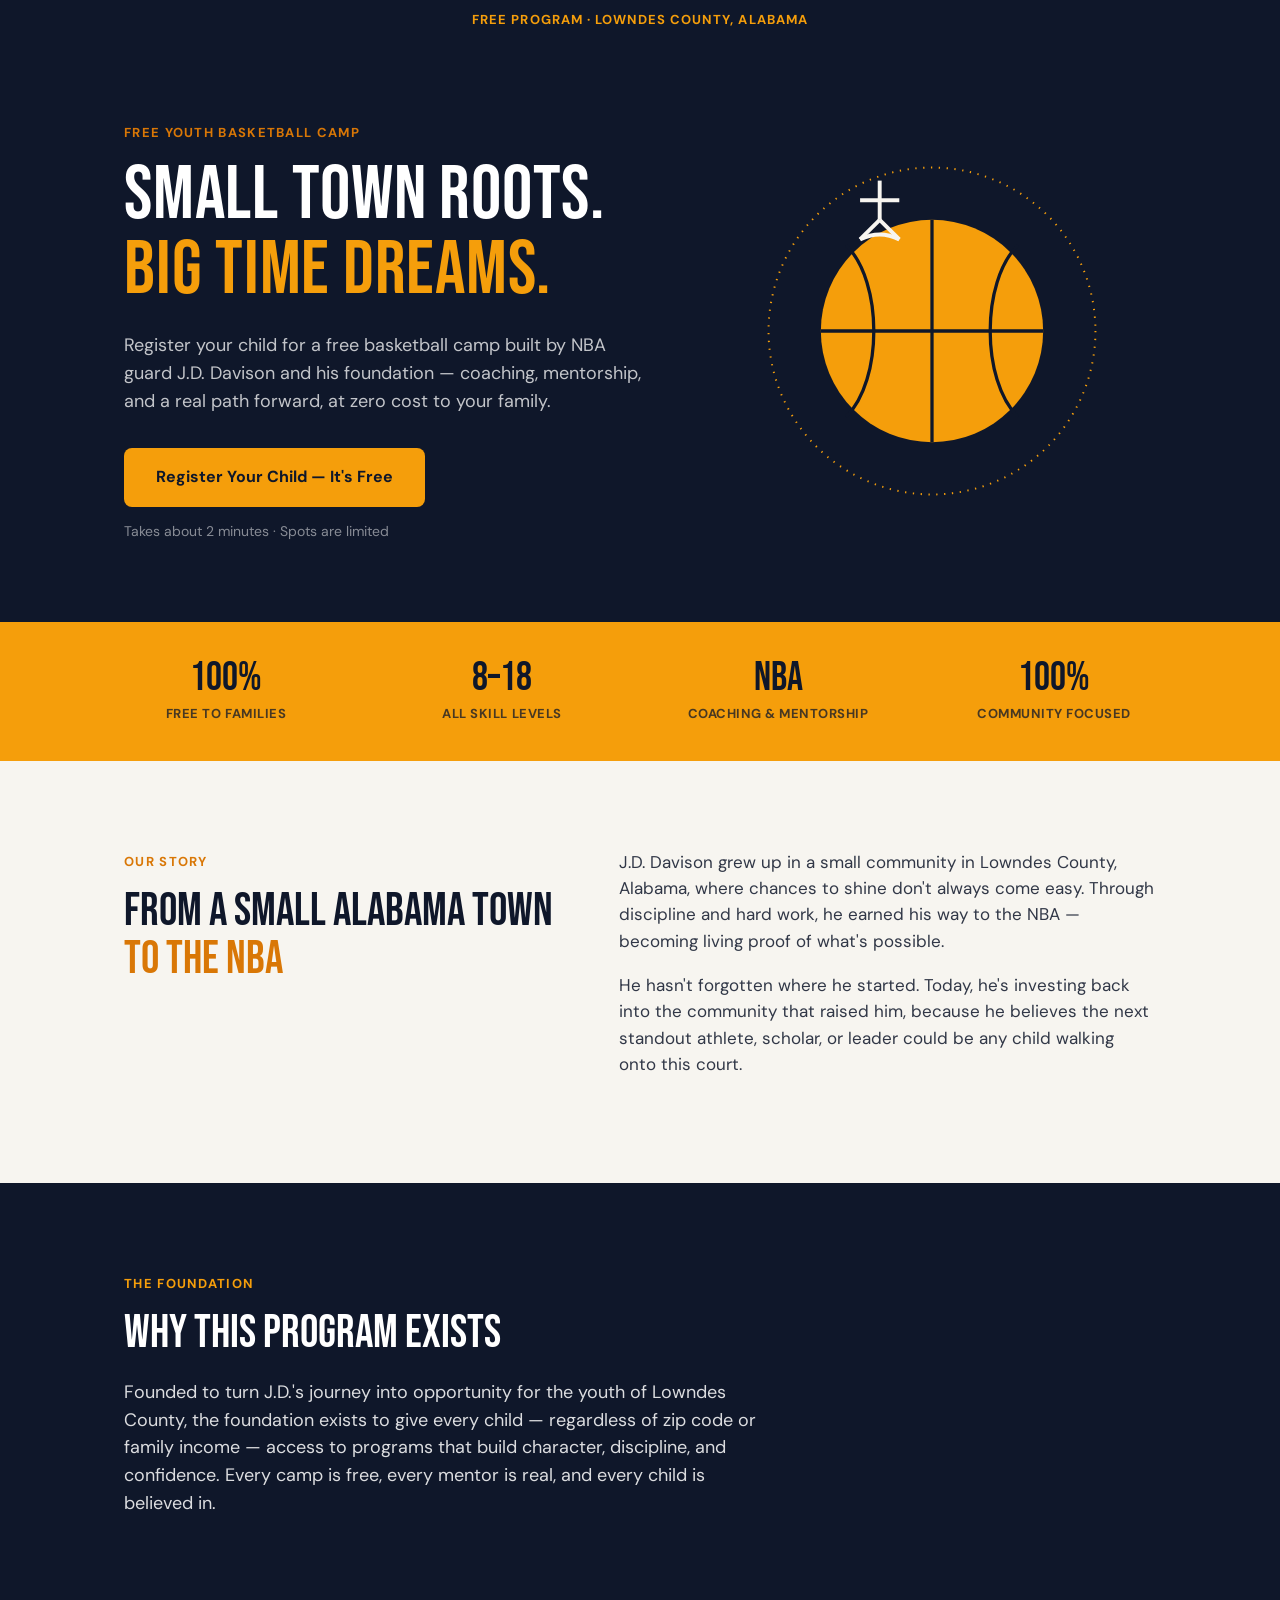
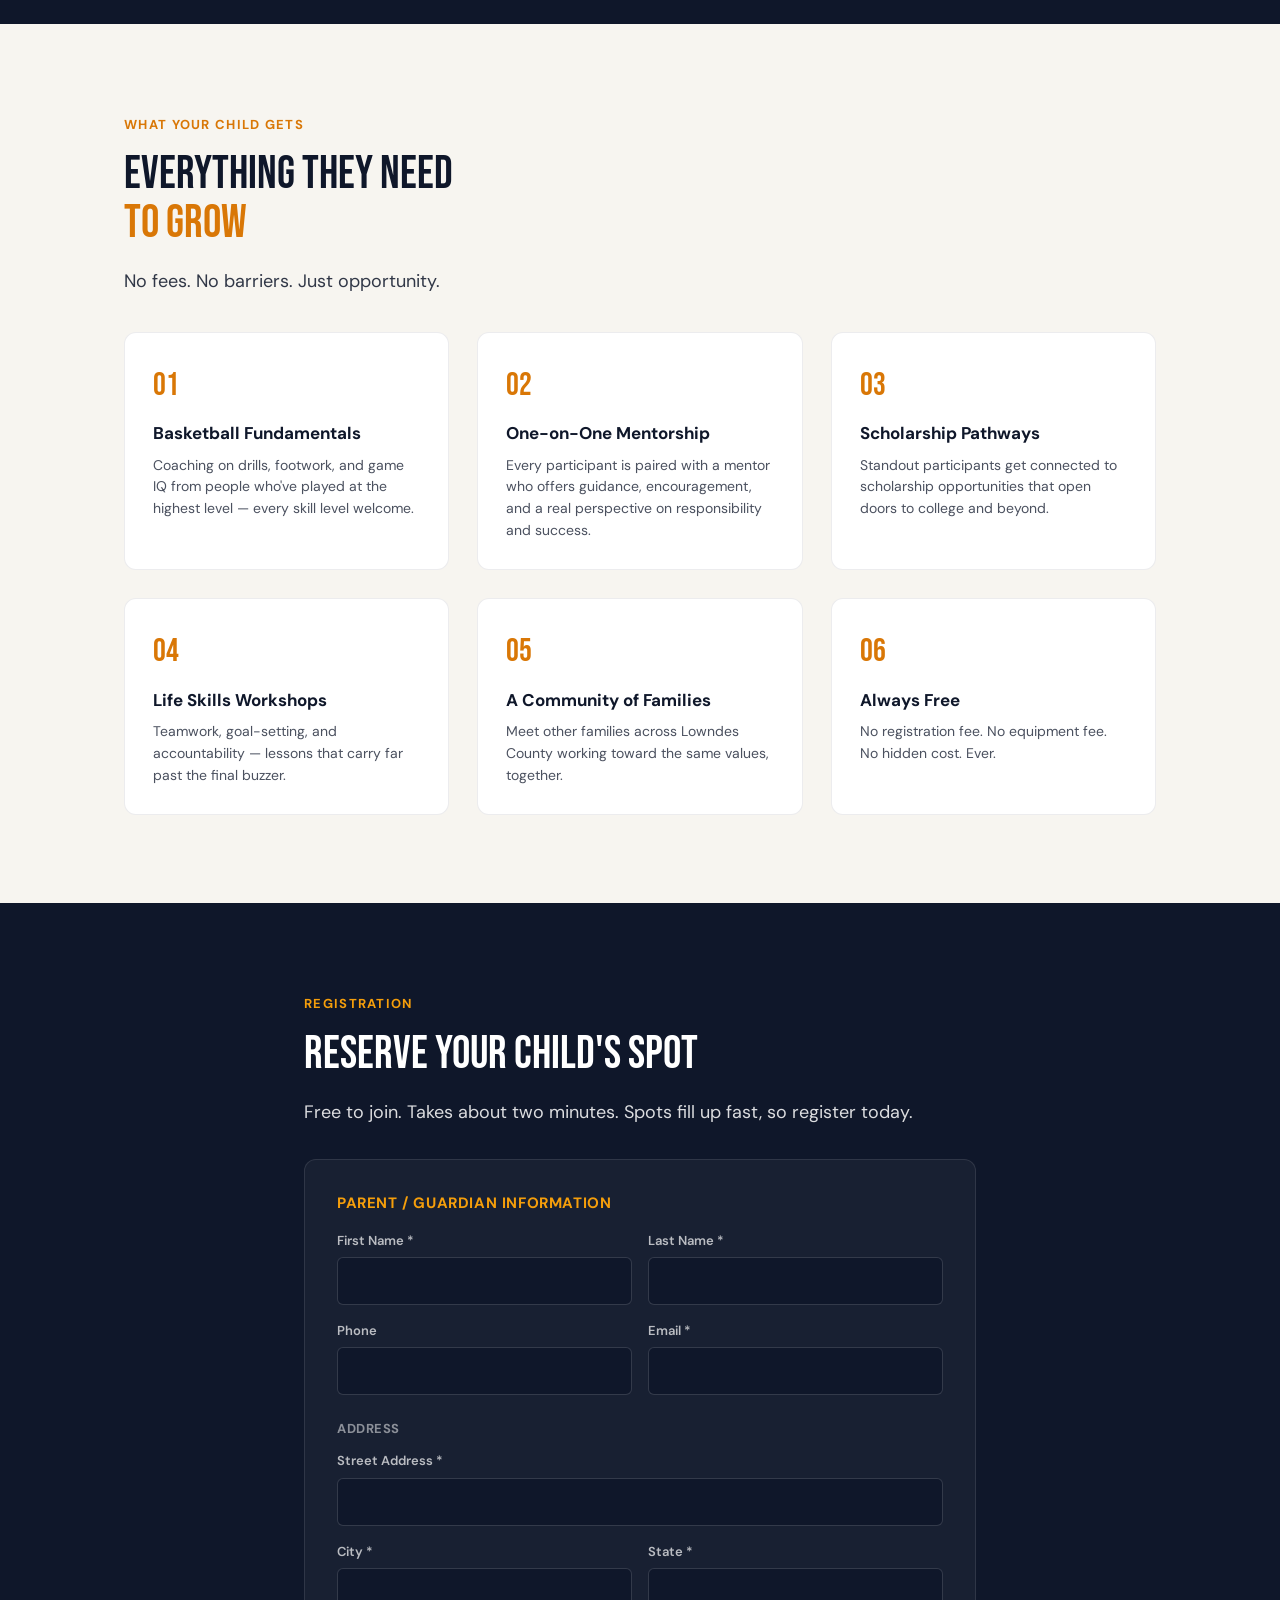
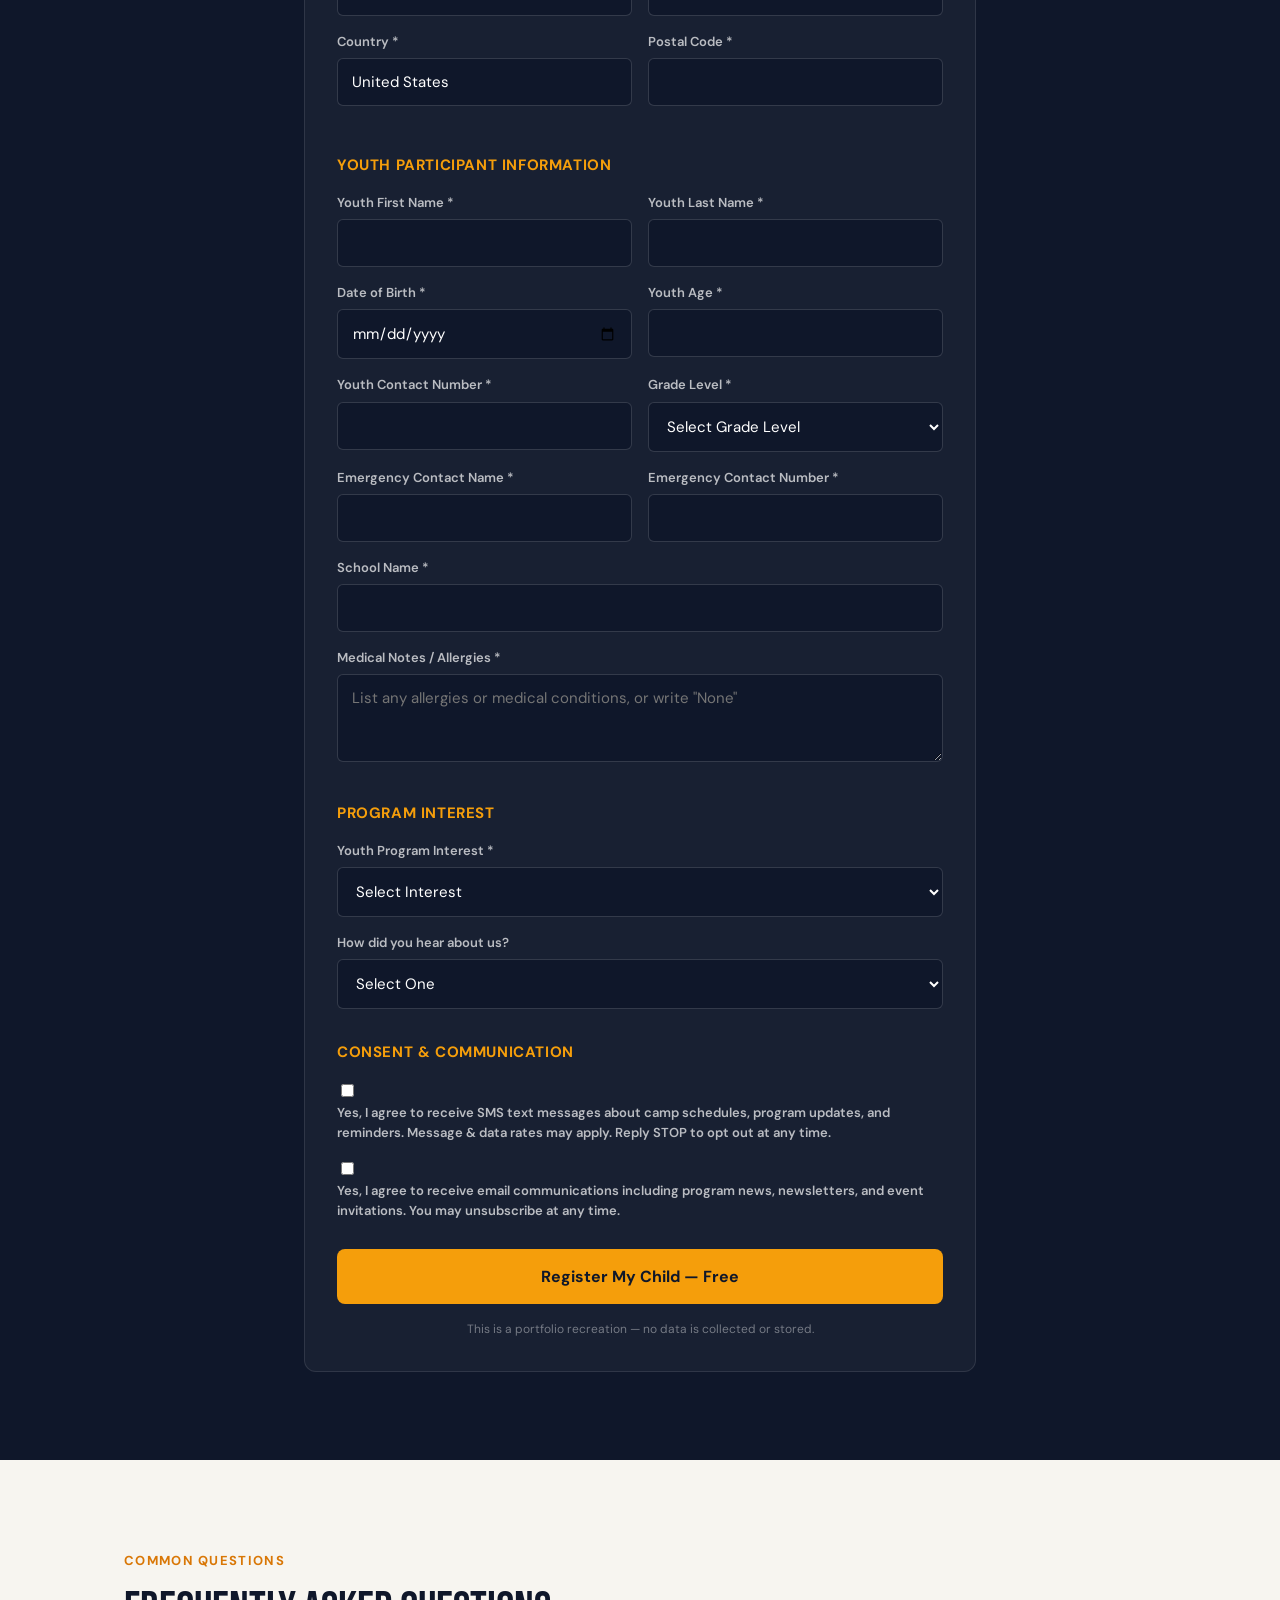
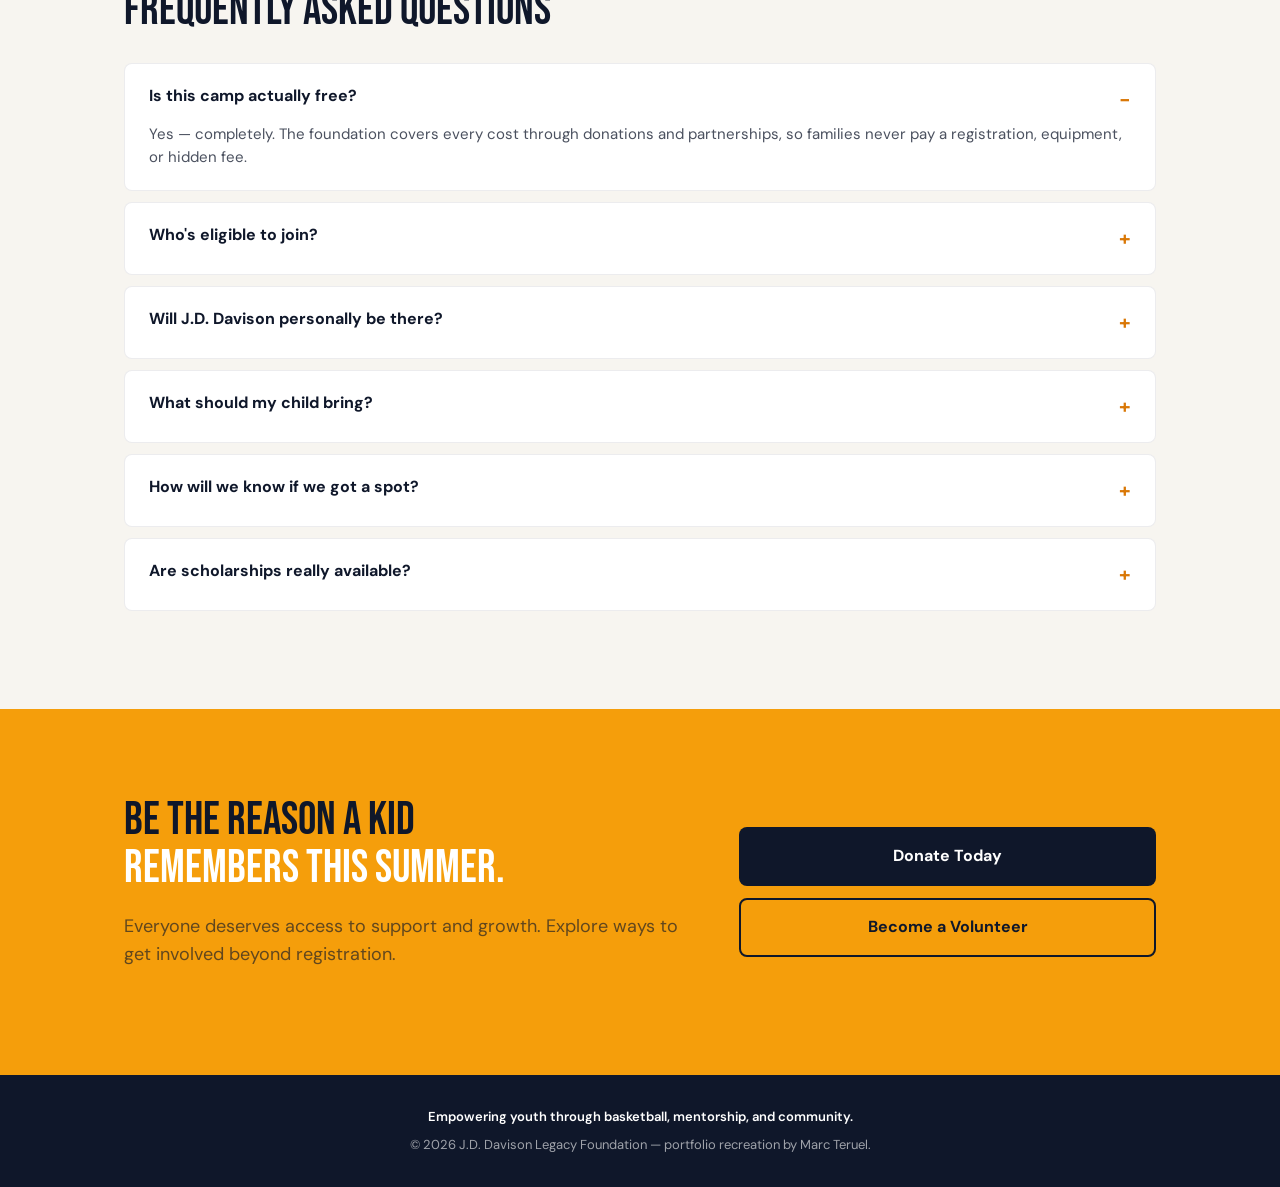
<file: registration-foundation/index.html>
<!DOCTYPE html>
<html lang="en">
<head>
<meta charset="UTF-8">
<meta name="viewport" content="width=device-width, initial-scale=1.0">
<title>Free Youth Basketball Camp — J.D. Davison Legacy Foundation</title>
<meta name="description" content="Register your child for a free basketball camp built on coaching, mentorship, and scholarship pathways for youth in Lowndes County, Alabama. No cost, ever.">
<meta name="robots" content="index, follow">
<meta name="theme-color" content="#0f172a">
<link rel="canonical" href="https://gohighlevel.marc.mkteruel.com/registration-foundation/">
<link rel="icon" href="assets/favicon.svg" type="image/svg+xml">

<meta property="og:type" content="website">
<meta property="og:title" content="Free Youth Basketball Camp — J.D. Davison Legacy Foundation">
<meta property="og:description" content="Register your child for a free basketball camp built on coaching, mentorship, and scholarship pathways for youth in Lowndes County, Alabama. No cost, ever.">
<meta property="og:url" content="https://gohighlevel.marc.mkteruel.com/registration-foundation/">
<meta property="og:site_name" content="J.D. Davison Legacy Foundation">
<meta property="og:locale" content="en_US">

<meta name="twitter:card" content="summary">
<meta name="twitter:title" content="Free Youth Basketball Camp — J.D. Davison Legacy Foundation">
<meta name="twitter:description" content="Register your child for a free basketball camp built on coaching, mentorship, and scholarship pathways for youth in Lowndes County, Alabama. No cost, ever.">

<link rel="preconnect" href="https://fonts.googleapis.com">
<link rel="preconnect" href="https://fonts.gstatic.com" crossorigin>
<link href="https://fonts.googleapis.com/css2?family=Bebas+Neue&family=DM+Sans:wght@400;500;600;700;800&display=swap" rel="stylesheet">
<link rel="stylesheet" href="styles.css">

<script type="application/ld+json">
{
  "@context": "https://schema.org",
  "@type": "EventRegistrationAction",
  "name": "Free Youth Basketball Camp Registration",
  "description": "Register your child for a free basketball camp built on coaching, mentorship, and scholarship pathways for youth in Lowndes County, Alabama.",
  "url": "https://gohighlevel.marc.mkteruel.com/registration-foundation/"
}
</script>
</head>
<body>

<div class="topbar">
  <span>FREE PROGRAM &middot; LOWNDES COUNTY, ALABAMA</span>
</div>

<main>

  <section class="hero">
    <div class="wrap hero-grid">
      <div class="hero-copy">
        <p class="eyebrow">Free Youth Basketball Camp</p>
        <h1>SMALL TOWN ROOTS.<span>BIG TIME DREAMS.</span></h1>
        <p class="hero-sub">Register your child for a free basketball camp built by NBA guard J.D. Davison and his foundation — coaching, mentorship, and a real path forward, at zero cost to your family.</p>
        <a href="#register" class="btn btn-primary">Register Your Child &mdash; It's Free</a>
        <p class="hero-note">Takes about 2 minutes &middot; Spots are limited</p>
      </div>
      <div class="hero-art">
        <img src="assets/hero-graphic.svg" alt="" width="420" height="420">
      </div>
    </div>
  </section>

  <section class="stats">
    <div class="wrap stats-grid">
      <div class="stat">
        <p class="stat-num">100%</p>
        <p class="stat-label">Free to Families</p>
      </div>
      <div class="stat">
        <p class="stat-num">8&ndash;18</p>
        <p class="stat-label">All Skill Levels</p>
      </div>
      <div class="stat">
        <p class="stat-num">NBA</p>
        <p class="stat-label">Coaching &amp; Mentorship</p>
      </div>
      <div class="stat">
        <p class="stat-num">100%</p>
        <p class="stat-label">Community Focused</p>
      </div>
    </div>
  </section>

  <section class="section section-light">
    <div class="wrap story-grid">
      <div>
        <p class="eyebrow">Our Story</p>
        <h2>From a Small Alabama Town <span>to the NBA</span></h2>
      </div>
      <div class="story-copy">
        <p>J.D. Davison grew up in a small community in Lowndes County, Alabama, where chances to shine don't always come easy. Through discipline and hard work, he earned his way to the NBA &mdash; becoming living proof of what's possible.</p>
        <p>He hasn't forgotten where he started. Today, he's investing back into the community that raised him, because he believes the next standout athlete, scholar, or leader could be any child walking onto this court.</p>
      </div>
    </div>
  </section>

  <section class="section section-dark">
    <div class="wrap">
      <p class="eyebrow eyebrow-light">The Foundation</p>
      <h2 class="h2-light">Why This Program Exists</h2>
      <p class="lead">Founded to turn J.D.'s journey into opportunity for the youth of Lowndes County, the foundation exists to give every child &mdash; regardless of zip code or family income &mdash; access to programs that build character, discipline, and confidence. Every camp is free, every mentor is real, and every child is believed in.</p>
    </div>
  </section>

  <section class="section section-light">
    <div class="wrap">
      <p class="eyebrow">What Your Child Gets</p>
      <h2>Everything They Need <span>to Grow</span></h2>
      <p class="lead">No fees. No barriers. Just opportunity.</p>
      <div class="feature-grid">
        <div class="feature-card">
          <div class="feature-icon">01</div>
          <h3>Basketball Fundamentals</h3>
          <p>Coaching on drills, footwork, and game IQ from people who've played at the highest level &mdash; every skill level welcome.</p>
        </div>
        <div class="feature-card">
          <div class="feature-icon">02</div>
          <h3>One-on-One Mentorship</h3>
          <p>Every participant is paired with a mentor who offers guidance, encouragement, and a real perspective on responsibility and success.</p>
        </div>
        <div class="feature-card">
          <div class="feature-icon">03</div>
          <h3>Scholarship Pathways</h3>
          <p>Standout participants get connected to scholarship opportunities that open doors to college and beyond.</p>
        </div>
        <div class="feature-card">
          <div class="feature-icon">04</div>
          <h3>Life Skills Workshops</h3>
          <p>Teamwork, goal-setting, and accountability &mdash; lessons that carry far past the final buzzer.</p>
        </div>
        <div class="feature-card">
          <div class="feature-icon">05</div>
          <h3>A Community of Families</h3>
          <p>Meet other families across Lowndes County working toward the same values, together.</p>
        </div>
        <div class="feature-card">
          <div class="feature-icon">06</div>
          <h3>Always Free</h3>
          <p>No registration fee. No equipment fee. No hidden cost. Ever.</p>
        </div>
      </div>
    </div>
  </section>

  <section id="register" class="section section-dark">
    <div class="wrap register-wrap">
      <p class="eyebrow eyebrow-light">Registration</p>
      <h2 class="h2-light">Reserve Your Child's Spot</h2>
      <p class="lead">Free to join. Takes about two minutes. Spots fill up fast, so register today.</p>

      <form class="reg-form" id="reg-form">
        <h3>Parent / Guardian Information</h3>
        <div class="field-row">
          <label>
            <span>First Name *</span>
            <input type="text" name="parent_first_name" required>
          </label>
          <label>
            <span>Last Name *</span>
            <input type="text" name="parent_last_name" required>
          </label>
        </div>
        <div class="field-row">
          <label>
            <span>Phone</span>
            <input type="tel" name="parent_phone">
          </label>
          <label>
            <span>Email *</span>
            <input type="email" name="parent_email" required>
          </label>
        </div>

        <p class="field-group-label">Address</p>
        <label>
          <span>Street Address *</span>
          <input type="text" name="address" required>
        </label>
        <div class="field-row">
          <label>
            <span>City *</span>
            <input type="text" name="city" required>
          </label>
          <label>
            <span>State *</span>
            <input type="text" name="state" required>
          </label>
        </div>
        <div class="field-row">
          <label>
            <span>Country *</span>
            <input type="text" name="country" value="United States" required>
          </label>
          <label>
            <span>Postal Code *</span>
            <input type="text" name="postal_code" required>
          </label>
        </div>

        <h3>Youth Participant Information</h3>
        <div class="field-row">
          <label>
            <span>Youth First Name *</span>
            <input type="text" name="youth_first_name" required>
          </label>
          <label>
            <span>Youth Last Name *</span>
            <input type="text" name="youth_last_name" required>
          </label>
        </div>
        <div class="field-row">
          <label>
            <span>Date of Birth *</span>
            <input type="date" name="youth_dob" required>
          </label>
          <label>
            <span>Youth Age *</span>
            <input type="number" name="youth_age" min="8" max="18" required>
          </label>
        </div>
        <div class="field-row">
          <label>
            <span>Youth Contact Number *</span>
            <input type="tel" name="youth_contact" required>
          </label>
          <label>
            <span>Grade Level *</span>
            <select name="grade_level" required>
              <option value="" selected disabled>Select Grade Level</option>
              <option>Elementary (K&ndash;5)</option>
              <option>Middle School (6&ndash;8)</option>
              <option>High School (9&ndash;12)</option>
            </select>
          </label>
        </div>
        <div class="field-row">
          <label>
            <span>Emergency Contact Name *</span>
            <input type="text" name="emergency_name" required>
          </label>
          <label>
            <span>Emergency Contact Number *</span>
            <input type="tel" name="emergency_phone" required>
          </label>
        </div>
        <label>
          <span>School Name *</span>
          <input type="text" name="school_name" required>
        </label>
        <label>
          <span>Medical Notes / Allergies *</span>
          <textarea name="medical_notes" rows="3" required placeholder="List any allergies or medical conditions, or write &quot;None&quot;"></textarea>
        </label>

        <h3>Program Interest</h3>
        <label>
          <span>Youth Program Interest *</span>
          <select name="program_interest" required>
            <option value="" selected disabled>Select Interest</option>
            <option>Basketball Camp</option>
            <option>Mentorship Program</option>
            <option>Scholarship Info</option>
            <option>Life Skills Workshop</option>
          </select>
        </label>
        <label>
          <span>How did you hear about us?</span>
          <select name="referral_source">
            <option value="" selected disabled>Select One</option>
            <option>Social Media</option>
            <option>Friend or Family</option>
            <option>School</option>
            <option>Community Event</option>
            <option>Other</option>
          </select>
        </label>

        <h3>Consent &amp; Communication</h3>
        <label class="checkbox-field">
          <input type="checkbox" name="sms_consent">
          <span>Yes, I agree to receive SMS text messages about camp schedules, program updates, and reminders. Message &amp; data rates may apply. Reply STOP to opt out at any time.</span>
        </label>
        <label class="checkbox-field">
          <input type="checkbox" name="email_consent">
          <span>Yes, I agree to receive email communications including program news, newsletters, and event invitations. You may unsubscribe at any time.</span>
        </label>

        <button type="submit" class="btn btn-primary btn-block">Register My Child &mdash; Free</button>
        <p class="form-privacy">This is a portfolio recreation &mdash; no data is collected or stored.</p>
      </form>
    </div>
  </section>

  <section class="section section-light">
    <div class="wrap">
      <p class="eyebrow">Common Questions</p>
      <h2>Frequently Asked Questions</h2>
      <div class="faq-list">
        <details class="faq-item" open>
          <summary>Is this camp actually free?</summary>
          <p>Yes &mdash; completely. The foundation covers every cost through donations and partnerships, so families never pay a registration, equipment, or hidden fee.</p>
        </details>
        <details class="faq-item">
          <summary>Who's eligible to join?</summary>
          <p>Youth ages 8&ndash;18 in Lowndes County and surrounding communities. All skill levels are welcome, from first-timers to competitive players &mdash; no tryout required.</p>
        </details>
        <details class="faq-item">
          <summary>Will J.D. Davison personally be there?</summary>
          <p>He attends foundation events when his NBA schedule allows. Every session is run by coaches and mentors who share his values, whether or not he's on-site that day.</p>
        </details>
        <details class="faq-item">
          <summary>What should my child bring?</summary>
          <p>Athletic shoes, comfortable workout clothes, and a water bottle. Equipment, instruction, and snacks are all provided.</p>
        </details>
        <details class="faq-item">
          <summary>How will we know if we got a spot?</summary>
          <p>After submitting the form, the team follows up within two business days by phone or email to confirm registration and share camp details.</p>
        </details>
        <details class="faq-item">
          <summary>Are scholarships really available?</summary>
          <p>Yes. Participants who show strong character and commitment are connected to scholarship opportunities as part of the foundation's broader mission.</p>
        </details>
      </div>
    </div>
  </section>

  <section class="section section-cta">
    <div class="wrap cta-grid">
      <div>
        <h2>Be the Reason a Kid<span>Remembers This Summer.</span></h2>
        <p class="lead">Everyone deserves access to support and growth. Explore ways to get involved beyond registration.</p>
      </div>
      <div class="cta-actions">
        <a href="#" class="btn btn-dark btn-block">Donate Today</a>
        <a href="#" class="btn btn-outline btn-block">Become a Volunteer</a>
      </div>
    </div>
  </section>

</main>

<footer class="site-footer">
  <div class="wrap">
    <p class="footer-tagline">Empowering youth through basketball, mentorship, and community.</p>
    <span>&copy; <span id="year"></span> J.D. Davison Legacy Foundation &mdash; portfolio recreation by Marc Teruel.</span>
  </div>
</footer>

<script src="script.js"></script>
</body>
</html>
</file>
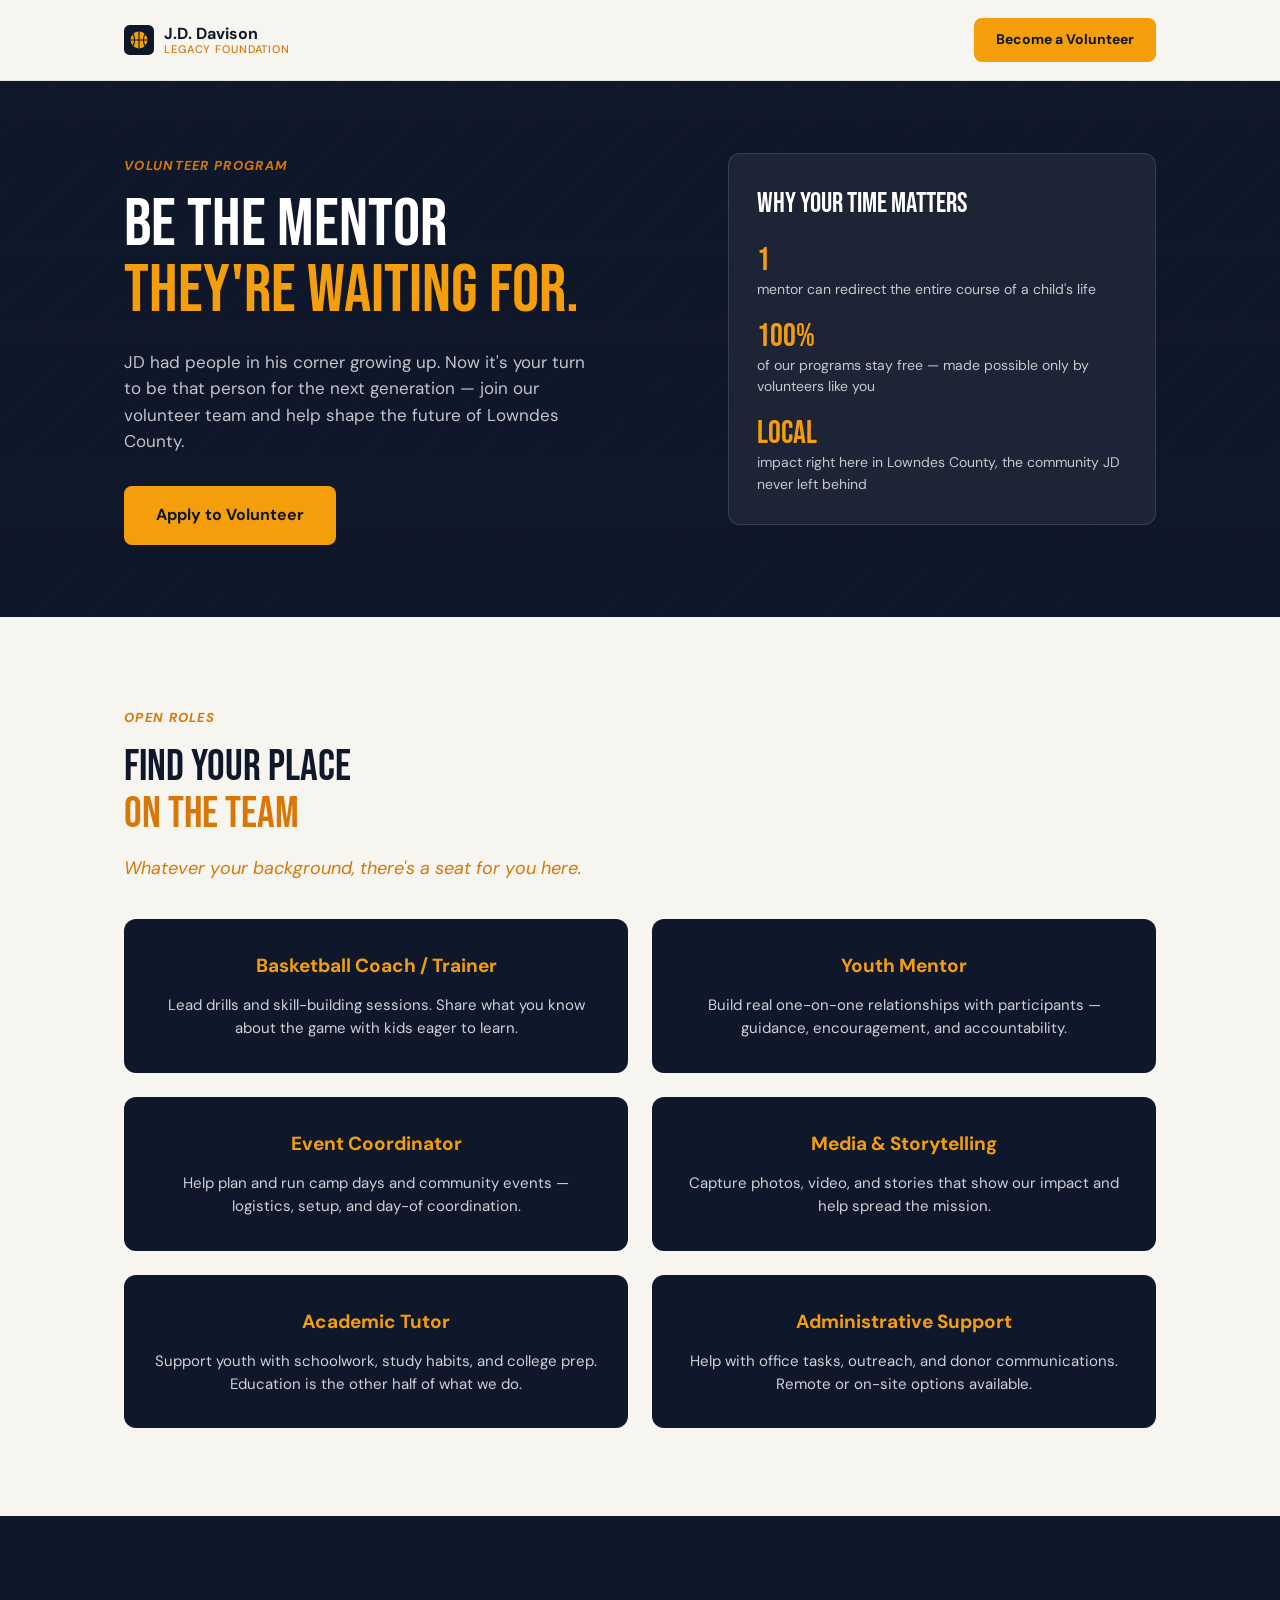
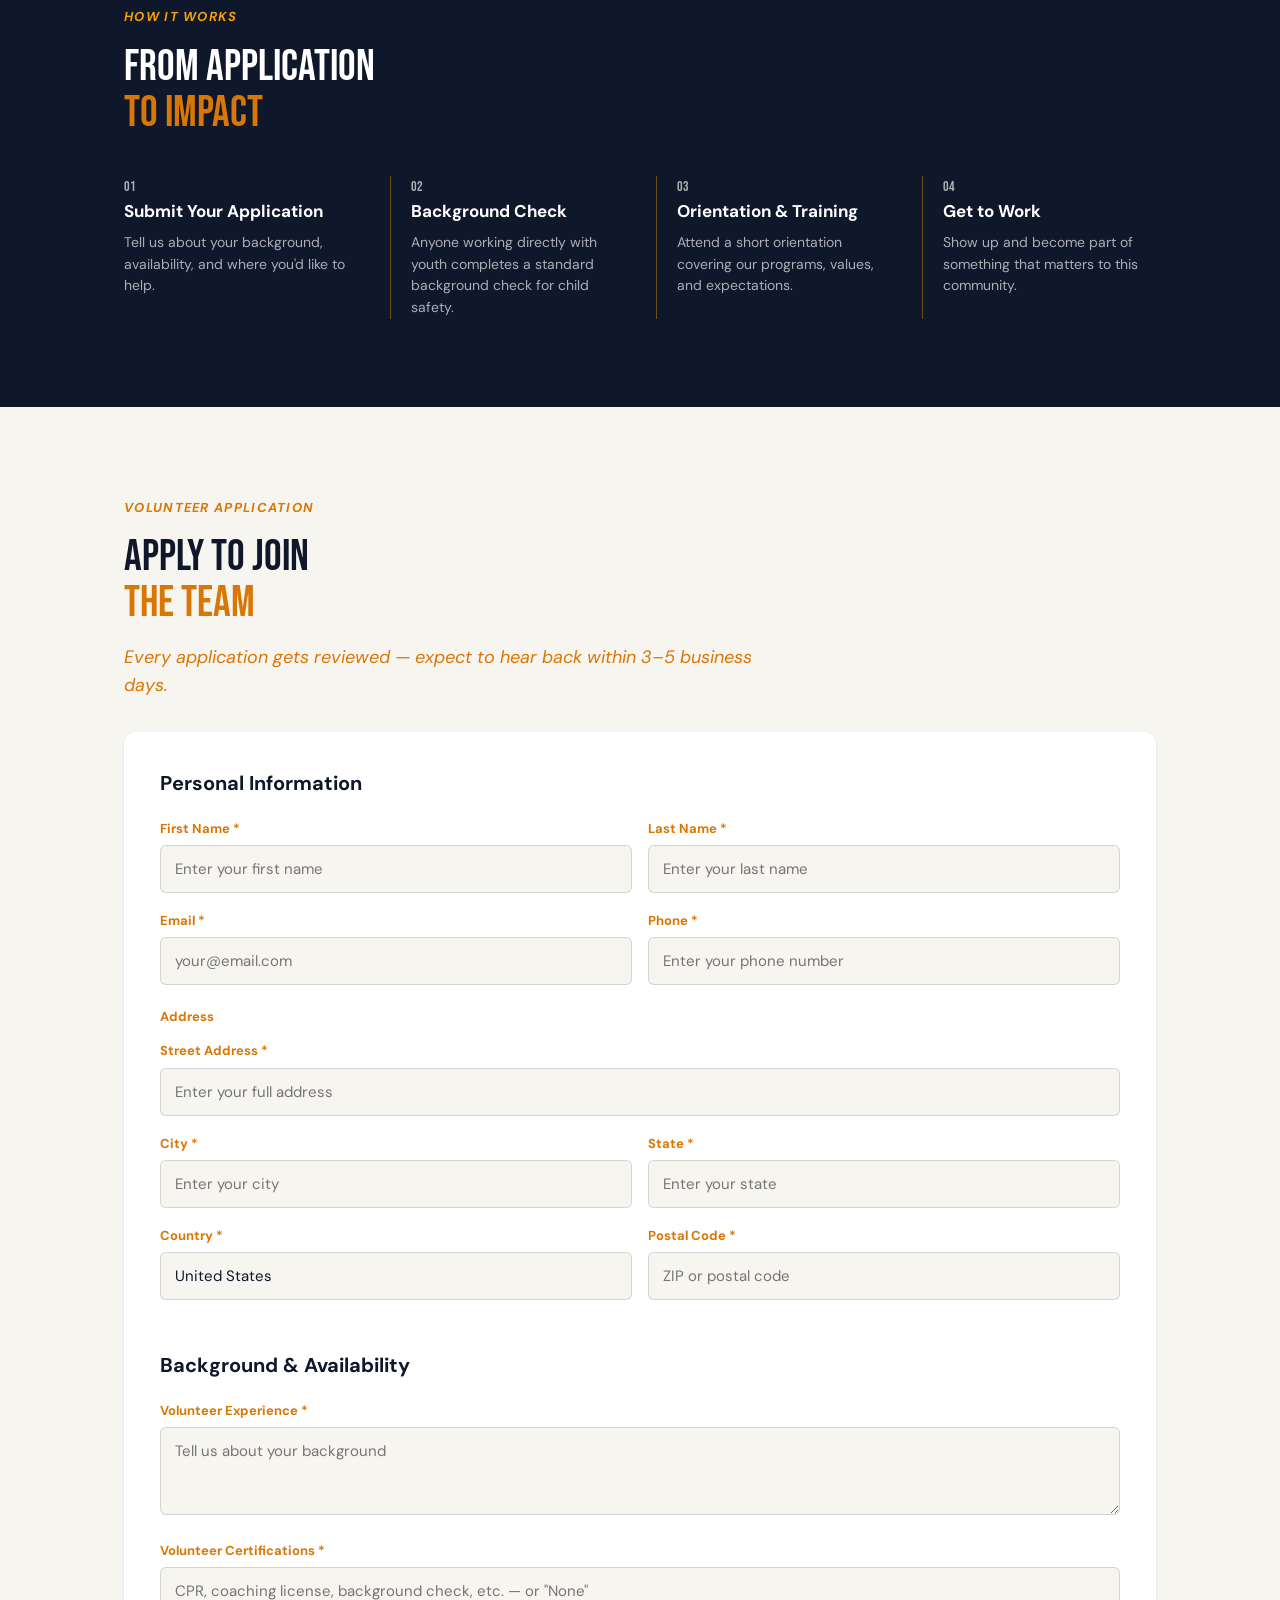
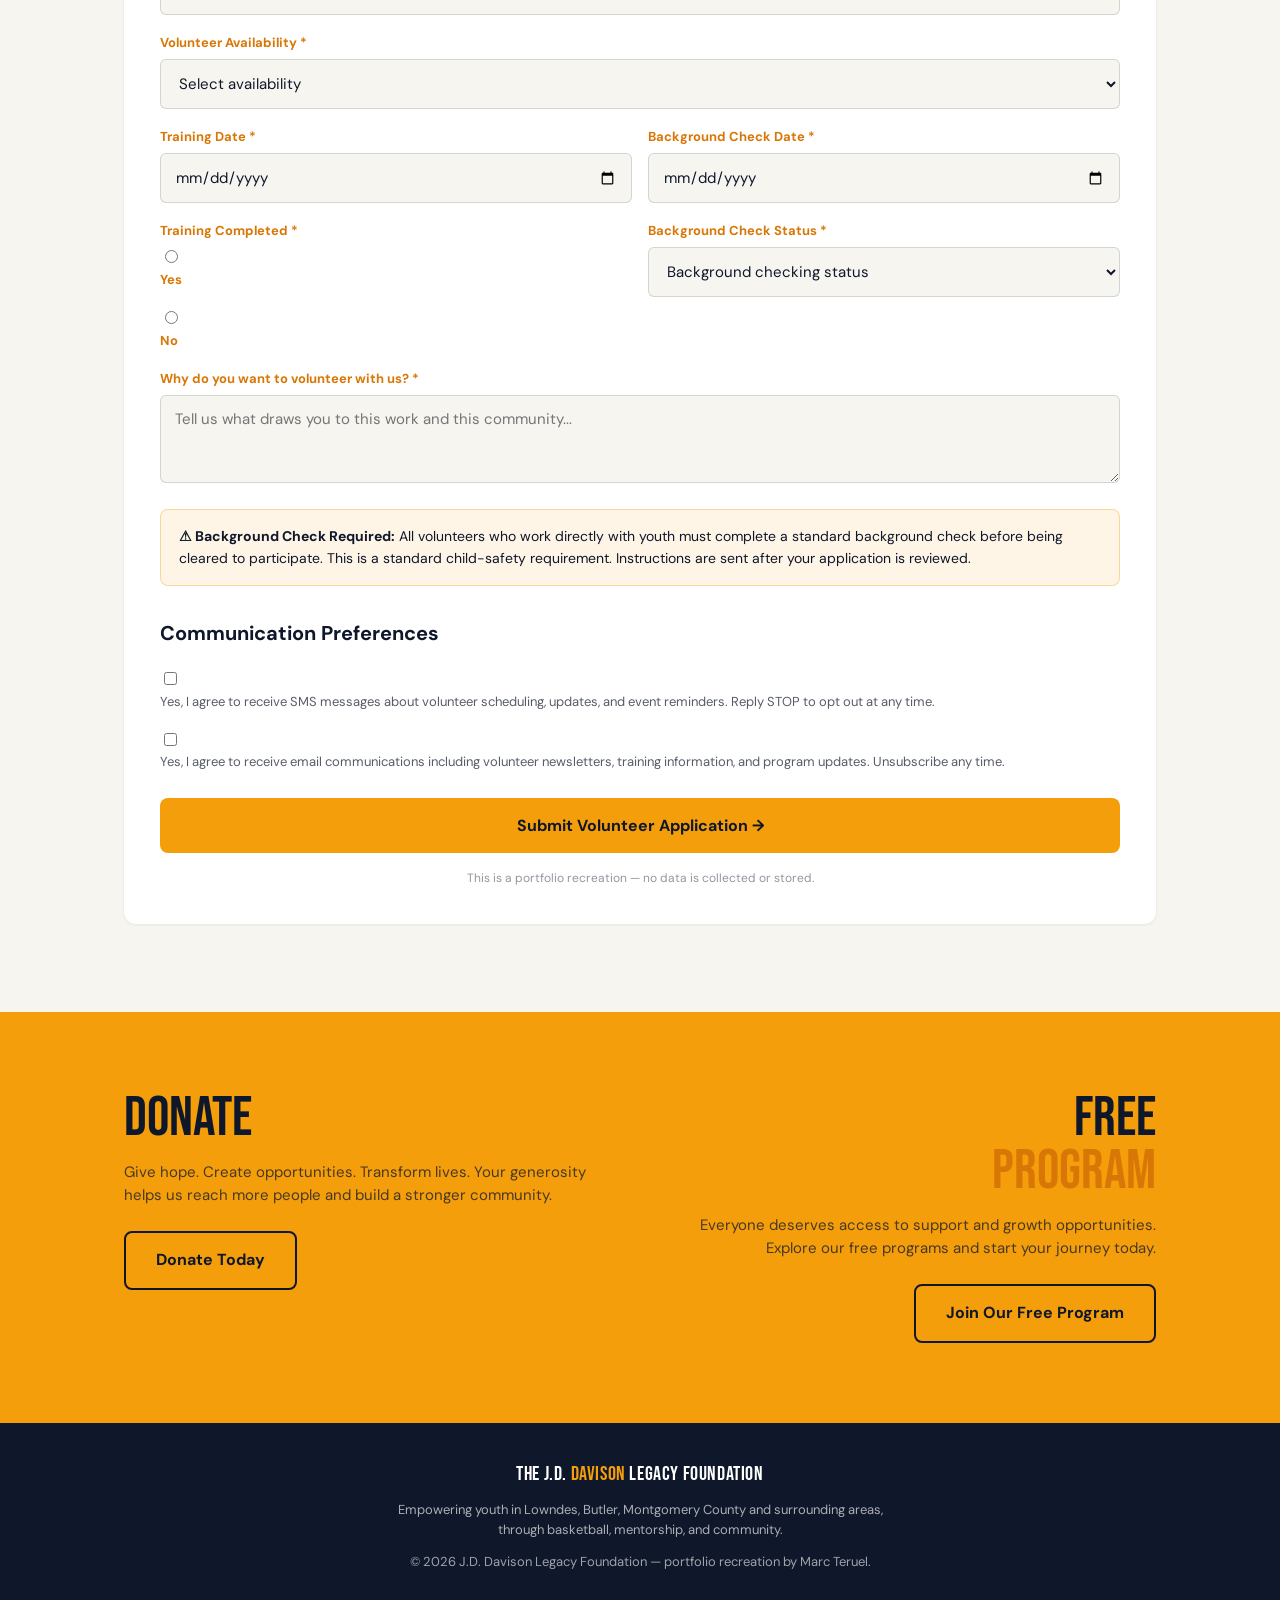
<file: volunteer-foundation/index.html>
<!DOCTYPE html>
<html lang="en">
<head>
<meta charset="UTF-8">
<meta name="viewport" content="width=device-width, initial-scale=1.0">
<title>Become a Volunteer — J.D. Davison Legacy Foundation</title>
<meta name="description" content="Join the J.D. Davison Legacy Foundation volunteer team — coach, mentor, tutor, or support youth programs in Lowndes County, Alabama.">
<meta name="robots" content="index, follow">
<meta name="theme-color" content="#0f172a">
<link rel="canonical" href="https://gohighlevel.marc.mkteruel.com/volunteer-foundation/">
<link rel="icon" href="assets/favicon.svg" type="image/svg+xml">

<meta property="og:type" content="website">
<meta property="og:title" content="Become a Volunteer — J.D. Davison Legacy Foundation">
<meta property="og:description" content="Join the J.D. Davison Legacy Foundation volunteer team — coach, mentor, tutor, or support youth programs in Lowndes County, Alabama.">
<meta property="og:url" content="https://gohighlevel.marc.mkteruel.com/volunteer-foundation/">
<meta property="og:site_name" content="J.D. Davison Legacy Foundation">
<meta property="og:locale" content="en_US">

<meta name="twitter:card" content="summary">
<meta name="twitter:title" content="Become a Volunteer — J.D. Davison Legacy Foundation">
<meta name="twitter:description" content="Join the J.D. Davison Legacy Foundation volunteer team — coach, mentor, tutor, or support youth programs in Lowndes County, Alabama.">

<link rel="preconnect" href="https://fonts.googleapis.com">
<link rel="preconnect" href="https://fonts.gstatic.com" crossorigin>
<link href="https://fonts.googleapis.com/css2?family=Bebas+Neue&family=DM+Sans:wght@400;500;600;700;800&display=swap" rel="stylesheet">
<link rel="stylesheet" href="styles.css">

<script type="application/ld+json">
{
  "@context": "https://schema.org",
  "@type": "VolunteerAction",
  "name": "J.D. Davison Legacy Foundation Volunteer Application",
  "description": "Join the volunteer team supporting free youth basketball and mentorship programs in Lowndes County, Alabama.",
  "url": "https://gohighlevel.marc.mkteruel.com/volunteer-foundation/"
}
</script>
</head>
<body>

<header class="site-header">
  <div class="wrap header-inner">
    <a href="#" class="logo">
      <img src="assets/favicon.svg" alt="" width="30" height="30">
      <span>J.D. Davison<em>Legacy Foundation</em></span>
    </a>
    <a href="#apply" class="btn btn-primary btn-sm">Become a Volunteer</a>
  </div>
</header>

<main>

  <section class="hero">
    <div class="wrap hero-grid">
      <div class="hero-copy">
        <p class="eyebrow">Volunteer Program</p>
        <h1>BE THE MENTOR<span>THEY'RE WAITING FOR.</span></h1>
        <p class="hero-sub">JD had people in his corner growing up. Now it's your turn to be that person for the next generation &mdash; join our volunteer team and help shape the future of Lowndes County.</p>
        <a href="#apply" class="btn btn-primary">Apply to Volunteer</a>
      </div>
      <div class="hero-stats">
        <h2>Why Your Time Matters</h2>
        <div class="stat-block">
          <p class="stat-num">1</p>
          <p class="stat-copy">mentor can redirect the entire course of a child's life</p>
        </div>
        <div class="stat-block">
          <p class="stat-num">100%</p>
          <p class="stat-copy">of our programs stay free &mdash; made possible only by volunteers like you</p>
        </div>
        <div class="stat-block">
          <p class="stat-num">Local</p>
          <p class="stat-copy">impact right here in Lowndes County, the community JD never left behind</p>
        </div>
      </div>
    </div>
  </section>

  <section class="section section-light">
    <div class="wrap">
      <p class="eyebrow">Open Roles</p>
      <h2>Find Your Place <span>on the Team</span></h2>
      <p class="lead lead-accent">Whatever your background, there's a seat for you here.</p>
      <div class="role-grid">
        <div class="role-card">
          <h3>Basketball Coach / Trainer</h3>
          <p>Lead drills and skill-building sessions. Share what you know about the game with kids eager to learn.</p>
        </div>
        <div class="role-card">
          <h3>Youth Mentor</h3>
          <p>Build real one-on-one relationships with participants &mdash; guidance, encouragement, and accountability.</p>
        </div>
        <div class="role-card">
          <h3>Event Coordinator</h3>
          <p>Help plan and run camp days and community events &mdash; logistics, setup, and day-of coordination.</p>
        </div>
        <div class="role-card">
          <h3>Media &amp; Storytelling</h3>
          <p>Capture photos, video, and stories that show our impact and help spread the mission.</p>
        </div>
        <div class="role-card">
          <h3>Academic Tutor</h3>
          <p>Support youth with schoolwork, study habits, and college prep. Education is the other half of what we do.</p>
        </div>
        <div class="role-card">
          <h3>Administrative Support</h3>
          <p>Help with office tasks, outreach, and donor communications. Remote or on-site options available.</p>
        </div>
      </div>
    </div>
  </section>

  <section class="section section-dark">
    <div class="wrap">
      <p class="eyebrow eyebrow-light">How It Works</p>
      <h2 class="h2-light">From Application <span>to Impact</span></h2>
      <div class="steps-grid">
        <div class="step">
          <p class="step-num">01</p>
          <h3>Submit Your Application</h3>
          <p>Tell us about your background, availability, and where you'd like to help.</p>
        </div>
        <div class="step">
          <p class="step-num">02</p>
          <h3>Background Check</h3>
          <p>Anyone working directly with youth completes a standard background check for child safety.</p>
        </div>
        <div class="step">
          <p class="step-num">03</p>
          <h3>Orientation &amp; Training</h3>
          <p>Attend a short orientation covering our programs, values, and expectations.</p>
        </div>
        <div class="step">
          <p class="step-num">04</p>
          <h3>Get to Work</h3>
          <p>Show up and become part of something that matters to this community.</p>
        </div>
      </div>
    </div>
  </section>

  <section id="apply" class="section section-light">
    <div class="wrap">
      <p class="eyebrow">Volunteer Application</p>
      <h2>Apply to Join <span>the Team</span></h2>
      <p class="lead lead-accent">Every application gets reviewed &mdash; expect to hear back within 3&ndash;5 business days.</p>

      <form class="app-form" id="volunteer-form">
        <h3>Personal Information</h3>
        <div class="field-row">
          <label>
            <span>First Name *</span>
            <input type="text" name="first_name" placeholder="Enter your first name" required>
          </label>
          <label>
            <span>Last Name *</span>
            <input type="text" name="last_name" placeholder="Enter your last name" required>
          </label>
        </div>
        <div class="field-row">
          <label>
            <span>Email *</span>
            <input type="email" name="email" placeholder="your@email.com" required>
          </label>
          <label>
            <span>Phone *</span>
            <input type="tel" name="phone" placeholder="Enter your phone number" required>
          </label>
        </div>

        <p class="field-group-label">Address</p>
        <label>
          <span>Street Address *</span>
          <input type="text" name="address" placeholder="Enter your full address" required>
        </label>
        <div class="field-row">
          <label>
            <span>City *</span>
            <input type="text" name="city" placeholder="Enter your city" required>
          </label>
          <label>
            <span>State *</span>
            <input type="text" name="state" placeholder="Enter your state" required>
          </label>
        </div>
        <div class="field-row">
          <label>
            <span>Country *</span>
            <input type="text" name="country" value="United States" required>
          </label>
          <label>
            <span>Postal Code *</span>
            <input type="text" name="postal_code" placeholder="ZIP or postal code" required>
          </label>
        </div>

        <h3>Background &amp; Availability</h3>
        <label>
          <span>Volunteer Experience *</span>
          <textarea name="experience" rows="3" required placeholder="Tell us about your background"></textarea>
        </label>
        <label>
          <span>Volunteer Certifications *</span>
          <input type="text" name="certifications" placeholder="CPR, coaching license, background check, etc. — or &quot;None&quot;" required>
        </label>
        <label>
          <span>Volunteer Availability *</span>
          <select name="availability" required>
            <option value="" selected disabled>Select availability</option>
            <option>Weekday Afternoons</option>
            <option>Weekday Evenings</option>
            <option>Weekends</option>
            <option>Flexible / On-call</option>
          </select>
        </label>
        <div class="field-row">
          <label>
            <span>Training Date *</span>
            <input type="date" name="training_date" required>
          </label>
          <label>
            <span>Background Check Date *</span>
            <input type="date" name="background_check_date" required>
          </label>
        </div>
        <div class="field-row">
          <div class="radio-field">
            <span>Training Completed *</span>
            <label class="radio-option"><input type="radio" name="training_completed" value="yes" required><span>Yes</span></label>
            <label class="radio-option"><input type="radio" name="training_completed" value="no"><span>No</span></label>
          </div>
          <label>
            <span>Background Check Status *</span>
            <select name="background_check_status" required>
              <option value="" selected disabled>Background checking status</option>
              <option>Not Started</option>
              <option>In Progress</option>
              <option>Completed</option>
            </select>
          </label>
        </div>
        <label>
          <span>Why do you want to volunteer with us? *</span>
          <textarea name="notes" rows="3" required placeholder="Tell us what draws you to this work and this community..."></textarea>
        </label>
        <div class="notice-box">
          <strong>&#9888; Background Check Required:</strong> All volunteers who work directly with youth must complete a standard background check before being cleared to participate. This is a standard child-safety requirement. Instructions are sent after your application is reviewed.
        </div>

        <h3>Communication Preferences</h3>
        <label class="checkbox-field">
          <input type="checkbox" name="sms_consent">
          <span>Yes, I agree to receive SMS messages about volunteer scheduling, updates, and event reminders. Reply STOP to opt out at any time.</span>
        </label>
        <label class="checkbox-field">
          <input type="checkbox" name="email_consent">
          <span>Yes, I agree to receive email communications including volunteer newsletters, training information, and program updates. Unsubscribe any time.</span>
        </label>

        <button type="submit" class="btn btn-primary btn-block">Submit Volunteer Application &rarr;</button>
        <p class="form-privacy">This is a portfolio recreation &mdash; no data is collected or stored.</p>
      </form>
    </div>
  </section>

  <section class="section section-cta">
    <div class="wrap cta-grid">
      <div class="cta-block">
        <h2>DONATE</h2>
        <p>Give hope. Create opportunities. Transform lives. Your generosity helps us reach more people and build a stronger community.</p>
        <a href="#" class="btn btn-outline-dark">Donate Today</a>
      </div>
      <div class="cta-block cta-block-right">
        <h2>FREE<span>PROGRAM</span></h2>
        <p>Everyone deserves access to support and growth opportunities. Explore our free programs and start your journey today.</p>
        <a href="https://gohighlevel.marc.mkteruel.com/registration-foundation/" class="btn btn-outline-dark">Join Our Free Program</a>
      </div>
    </div>
  </section>

</main>

<footer class="site-footer">
  <div class="wrap">
    <p class="footer-logo">THE J.D. <em>DAVISON</em> LEGACY FOUNDATION</p>
    <p class="footer-tagline">Empowering youth in Lowndes, Butler, Montgomery County and surrounding areas, through basketball, mentorship, and community.</p>
    <span>&copy; <span id="year"></span> J.D. Davison Legacy Foundation &mdash; portfolio recreation by Marc Teruel.</span>
  </div>
</footer>

<script src="script.js"></script>
</body>
</html>
</file>
<file: styles.css>
@font-face {
  font-family: "Archivo Black";
  font-style: normal;
  font-weight: 400;
  font-display: swap;
  src: url("assets/fonts/archivo-black.woff2") format("woff2");
}

@font-face {
  font-family: "Inter";
  font-style: normal;
  font-weight: 400 800;
  font-display: swap;
  src: url("assets/fonts/inter.woff2") format("woff2");
}

:root {
  --cream: #f4f1e8;
  --navy: #1a2036;
  --orange: #ff6a1a;
  --orange-dark: #e2570d;
  --muted: #5c6178;
  --card: #ffffff;
  --border: rgba(26, 32, 54, 0.1);
  --radius: 14px;
  --max-width: 1120px;
}

* { box-sizing: border-box; }

html { scroll-behavior: smooth; }

body {
  margin: 0;
  background: var(--cream);
  color: var(--navy);
  font-family: "Inter", system-ui, sans-serif;
  line-height: 1.5;
  -webkit-font-smoothing: antialiased;
}

h1, h2, h3, .logo {
  font-family: "Archivo Black", "Inter", sans-serif;
  line-height: 1.1;
  margin: 0;
  text-transform: uppercase;
  letter-spacing: -0.01em;
}

p { margin: 0; }

a { color: inherit; text-decoration: none; }

.wrap {
  max-width: var(--max-width);
  margin: 0 auto;
  padding: 0 24px;
}

/* Header */
.site-header {
  position: sticky;
  top: 0;
  z-index: 50;
  background: rgba(244, 241, 232, 0.9);
  backdrop-filter: blur(8px);
  border-bottom: 1px solid var(--border);
}

.header-inner {
  display: flex;
  align-items: center;
  justify-content: space-between;
  padding-top: 16px;
  padding-bottom: 16px;
}

.logo {
  font-size: 20px;
  color: var(--orange);
}

.main-nav {
  display: flex;
  gap: 28px;
}

.main-nav a {
  font-weight: 600;
  font-size: 14px;
  color: var(--navy);
  opacity: 0.75;
  transition: opacity 0.15s ease;
}

.main-nav a:hover { opacity: 1; }

.menu-toggle {
  display: none;
  flex-direction: column;
  gap: 5px;
  background: none;
  border: none;
  cursor: pointer;
  padding: 8px;
}

.menu-toggle span {
  width: 22px;
  height: 2px;
  background: var(--navy);
  border-radius: 2px;
}

/* Buttons */
.btn {
  display: inline-flex;
  align-items: center;
  justify-content: center;
  padding: 12px 26px;
  border-radius: 999px;
  font-weight: 700;
  font-size: 14px;
  text-transform: uppercase;
  letter-spacing: 0.02em;
  transition: transform 0.15s ease, background 0.15s ease, color 0.15s ease;
  cursor: pointer;
  border: 2px solid transparent;
}

.btn:hover { transform: translateY(-2px); }

.btn-primary {
  background: var(--orange);
  color: #fff;
}

.btn-primary:hover { background: var(--orange-dark); }

.btn-outline {
  border-color: var(--navy);
  color: var(--navy);
}

.btn-outline:hover { background: var(--navy); color: #fff; }

.btn-ghost {
  color: var(--navy);
  opacity: 0.8;
}

.btn-ghost:hover { opacity: 1; }

.nav-cta { white-space: nowrap; }

/* Hero */
.hero {
  display: grid;
  grid-template-columns: 1.1fr 0.9fr;
  align-items: center;
  gap: 48px;
  padding: 72px 24px 96px;
}

.eyebrow {
  color: var(--orange);
  font-weight: 700;
  font-size: 13px;
  text-transform: uppercase;
  letter-spacing: 0.08em;
  margin-bottom: 16px;
}

.hero h1 {
  font-size: clamp(36px, 5vw, 56px);
}

.hero .accent { color: var(--orange); }

.hero-sub {
  margin-top: 20px;
  font-size: 18px;
  color: var(--muted);
  max-width: 46ch;
}

.hero-actions {
  display: flex;
  gap: 16px;
  margin-top: 32px;
  flex-wrap: wrap;
}

.hero-photo {
  justify-self: center;
  width: 100%;
  max-width: 380px;
  aspect-ratio: 1 / 1;
  border-radius: 50%;
  overflow: hidden;
  border: 6px solid var(--card);
  box-shadow: 0 24px 48px -18px rgba(26, 32, 54, 0.35);
}

.hero-photo img {
  width: 100%;
  height: 100%;
  object-fit: cover;
  display: block;
}

/* Sections */
.section {
  padding: 72px 24px;
  border-top: 1px solid var(--border);
}

.section h2 {
  font-size: clamp(28px, 3.5vw, 40px);
  margin-bottom: 20px;
}

.lead {
  font-size: 18px;
  color: var(--muted);
  max-width: 70ch;
}

.lead + .lead {
  margin-top: 16px;
}

/* Capabilities tags */
.tag-grid {
  list-style: none;
  display: grid;
  grid-template-columns: repeat(6, auto);
  justify-content: center;
  justify-items: center;
  gap: 12px;
  padding: 0;
  margin: 32px auto 0;
}

.tag-grid li {
  background: var(--card);
  border: 1px solid var(--border);
  padding: 10px 20px;
  border-radius: 999px;
  font-weight: 700;
  font-size: 14px;
  text-transform: uppercase;
  letter-spacing: 0.02em;
}

/* Work tools */
.tools-category {
  margin-top: 48px;
}

.tools-category:first-of-type {
  margin-top: 32px;
}

.tools-subhead {
  font-size: 15px;
  color: var(--orange);
  margin-bottom: 16px;
}

.logo-grid {
  list-style: none;
  margin: 0;
  padding: 0;
  display: grid;
  grid-template-columns: repeat(5, 1fr);
  gap: 20px;
}

.logo-grid.logo-grid-compact {
  display: flex;
  flex-wrap: wrap;
  gap: 20px;
}

.logo-grid.logo-grid-compact li {
  flex: 0 0 190px;
}

/* Mini workflow diagram (used in the Project section's Automation category) */
.wf-node {
  padding: 8px 10px;
  border-radius: 8px;
  border: 1px solid var(--border);
  background: var(--cream);
  font-size: 11px;
  font-weight: 700;
  text-transform: none;
  letter-spacing: normal;
  color: var(--navy);
  text-align: center;
  line-height: 1.3;
}

.wf-node.wf-trigger { border-color: var(--orange); color: var(--orange-dark); }

.wf-arrow {
  width: 16px;
  height: 2px;
  background: var(--border);
  position: relative;
  flex: 0 0 auto;
}

.wf-arrow::after {
  content: "";
  position: absolute;
  right: -1px;
  top: 50%;
  transform: translateY(-50%);
  border: 4px solid transparent;
  border-left-color: var(--border);
}

.wf-branch-label {
  margin-top: 18px;
  margin-bottom: 8px;
  font-size: 12px;
  font-weight: 700;
  text-transform: uppercase;
  letter-spacing: 0.04em;
  color: var(--orange-dark);
}

.wf-chain {
  display: flex;
  align-items: center;
  gap: 8px;
  flex-wrap: wrap;
}

.logo-grid li {
  background: var(--card);
  border: 1px solid var(--border);
  border-radius: var(--radius);
  padding: 24px 20px;
  display: flex;
  align-items: center;
  justify-content: center;
  aspect-ratio: 4 / 3;
  transition: transform 0.15s ease, box-shadow 0.15s ease;
}

.logo-grid li:hover {
  transform: translateY(-3px);
  box-shadow: 0 16px 32px -20px rgba(26, 32, 54, 0.35);
}

.logo-grid img {
  width: auto;
  height: auto;
  max-width: 170px;
  max-height: 92px;
  object-fit: contain;
  object-position: center;
}

/* Process */
.process-grid {
  margin-top: 40px;
  display: grid;
  grid-template-columns: repeat(4, 1fr);
  gap: 20px;
}

.process-card {
  background: var(--card);
  border: 1px solid var(--border);
  border-radius: var(--radius);
  padding: 28px 22px;
}

.process-num {
  display: block;
  color: var(--orange);
  font-family: "Archivo Black", sans-serif;
  font-size: 24px;
  margin-bottom: 12px;
}

.process-card h3 {
  font-size: 18px;
  margin-bottom: 10px;
}

.process-card p {
  color: var(--muted);
  font-size: 15px;
}

.discovery-cta {
  margin-top: 48px;
  background: var(--navy);
  color: var(--cream);
  border-radius: var(--radius);
  padding: 40px;
  display: flex;
  flex-direction: column;
  align-items: flex-start;
  gap: 16px;
}

.discovery-cta h3 {
  font-size: 24px;
  color: #fff;
}

.discovery-cta p {
  color: rgba(244, 241, 232, 0.75);
  max-width: 65ch;
}

.cta-note {
  font-size: 13px;
  color: rgba(244, 241, 232, 0.55);
}

/* Work grid */
.work-grid {
  display: flex;
  flex-wrap: wrap;
  gap: 20px;
}

.work-card {
  background: var(--card);
  border: 1px solid var(--border);
  border-radius: var(--radius);
  padding: 26px;
  display: block;
  flex: 1 1 320px;
  max-width: 360px;
  transition: transform 0.15s ease, box-shadow 0.15s ease;
}

.work-card:hover {
  transform: translateY(-4px);
  box-shadow: 0 20px 40px -24px rgba(26, 32, 54, 0.4);
}

.work-card-wide {
  flex-basis: 100%;
  max-width: none;
}

.work-card-static {
  cursor: default;
}

.work-card-static:hover {
  transform: none;
  box-shadow: none;
}

.work-card .wf-chain {
  margin-top: 18px;
}

.work-card-trigger {
  width: 100%;
  text-align: left;
  font-family: inherit;
  border: 1px solid var(--border);
  cursor: pointer;
}

/* Automation cards: titles vary a lot in length, so balance the grid
   with a smaller, consistent title size and a shared minimum height */
.work-grid-automation .work-card {
  display: flex;
  flex-direction: column;
  justify-content: center;
  min-height: 108px;
}

.work-grid-automation .work-card h3 {
  font-size: 15px;
  line-height: 1.35;
  margin-bottom: 4px;
}

.work-grid-automation .work-card p {
  font-size: 13px;
}

/* Automation workflow modal */
.modal-overlay {
  position: fixed;
  inset: 0;
  background: rgba(26, 32, 54, 0.55);
  display: flex;
  align-items: center;
  justify-content: center;
  padding: 24px;
  z-index: 10000;
}

.modal-overlay[hidden] {
  display: none;
}

.modal-panel {
  position: relative;
  background: var(--card);
  border-radius: var(--radius);
  padding: 32px;
  max-width: 600px;
  width: 100%;
  max-height: 85vh;
  overflow-y: auto;
  box-shadow: 0 30px 60px -20px rgba(26, 32, 54, 0.45);
}

.modal-panel h3 {
  font-size: 19px;
  text-transform: none;
  margin: 4px 0 10px;
}

.modal-panel p {
  color: var(--muted);
  font-size: 14px;
  margin-bottom: 18px;
}

.modal-panel .wf-chain {
  margin-top: 0;
}

.modal-close {
  position: absolute;
  top: 16px;
  right: 16px;
  width: 32px;
  height: 32px;
  border-radius: 50%;
  border: none;
  background: var(--cream);
  color: var(--navy);
  font-size: 20px;
  line-height: 1;
  cursor: pointer;
  display: flex;
  align-items: center;
  justify-content: center;
}

.modal-close:hover {
  background: var(--border);
}

.work-tag {
  display: inline-block;
  color: var(--orange);
  font-weight: 700;
  font-size: 12px;
  text-transform: uppercase;
  letter-spacing: 0.06em;
  margin-bottom: 14px;
}

.work-card h3 {
  font-size: 19px;
  text-transform: none;
  margin-bottom: 8px;
}

.work-card p {
  color: var(--muted);
  font-size: 14px;
}

/* Contact */
.contact-grid {
  margin-top: 40px;
  display: grid;
  grid-template-columns: repeat(3, 1fr);
  gap: 20px;
}

.contact-card {
  background: var(--card);
  border: 1px solid var(--border);
  border-radius: var(--radius);
  padding: 26px;
  display: flex;
  flex-direction: column;
  gap: 8px;
  transition: transform 0.15s ease;
}

a.contact-card:hover { transform: translateY(-4px); }

.contact-label {
  font-size: 12px;
  font-weight: 700;
  text-transform: uppercase;
  letter-spacing: 0.06em;
  color: var(--orange);
}

.contact-value {
  font-size: 17px;
  font-weight: 600;
}

/* Footer */
.site-footer {
  border-top: 1px solid var(--border);
  padding: 28px 24px;
}

.footer-inner {
  display: flex;
  justify-content: space-between;
  font-size: 14px;
  color: var(--muted);
}

/* Reveal animation */
.reveal {
  opacity: 0;
  transform: translateY(24px);
  transition: opacity 0.6s ease, transform 0.6s ease;
}

.reveal.is-visible {
  opacity: 1;
  transform: translateY(0);
}

/* Responsive */
@media (max-width: 900px) {
  .hero {
    grid-template-columns: 1fr;
    text-align: center;
    padding-top: 48px;
  }
  .hero-actions { justify-content: center; }
  .hero-photo { order: -1; max-width: 260px; }
  .process-grid { grid-template-columns: repeat(2, 1fr); }
  .contact-grid { grid-template-columns: 1fr; }
  .logo-grid { grid-template-columns: repeat(3, 1fr); }
  .logo-grid img { max-width: 150px; max-height: 80px; }
  .tag-grid { grid-template-columns: repeat(4, auto); }
}

@media (max-width: 640px) {
  .main-nav { display: none; }
  .nav-cta { display: none; }
  .menu-toggle { display: flex; }
  .process-grid { grid-template-columns: 1fr; }
  .work-card { flex-basis: 100%; max-width: none; }
  .logo-grid { grid-template-columns: repeat(2, 1fr); }
  .logo-grid img { max-width: 140px; max-height: 70px; }
  .tag-grid { grid-template-columns: repeat(2, auto); }

  .main-nav.open {
    display: flex;
    flex-direction: column;
    position: absolute;
    top: 100%;
    left: 0;
    right: 0;
    background: var(--cream);
    padding: 20px 24px 28px;
    border-bottom: 1px solid var(--border);
    gap: 18px;
  }
}
</file>
<file: donation-foundation/styles.css>
:root {
  --navy: #0f172a;
  --amber: #f59e0b;
  --amber-dark: #d97706;
  --cream: #f7f5f0;
  --font-display: "Bebas Neue", sans-serif;
  --font-body: "DM Sans", sans-serif;
}

* { box-sizing: border-box; }

html { scroll-behavior: smooth; }

body {
  margin: 0;
  font-family: var(--font-body);
  color: var(--navy);
  background: var(--cream);
  line-height: 1.55;
}

.wrap {
  max-width: 1080px;
  margin: 0 auto;
  padding: 0 24px;
}

img { max-width: 100%; display: block; }

/* Buttons */
.btn {
  display: inline-block;
  font-family: var(--font-body);
  font-weight: 700;
  font-size: 16px;
  text-decoration: none;
  padding: 17px 32px;
  border: none;
  border-radius: 8px;
  cursor: pointer;
  text-align: center;
}
.btn-sm { padding: 11px 22px; font-size: 14px; }

.btn-primary { background: var(--amber); color: var(--navy); }
.btn-primary:hover { background: var(--amber-dark); }

.btn-outline-dark {
  background: transparent;
  color: var(--navy);
  border: 2px solid var(--navy);
  padding: 15px 30px;
}
.btn-outline-dark:hover { background: var(--navy); color: #fff; }

.btn-block { width: 100%; }

/* Header */
.site-header {
  background: var(--cream);
  border-bottom: 1px solid rgba(15, 23, 42, 0.08);
}
.header-inner {
  display: flex;
  align-items: center;
  justify-content: space-between;
  padding: 18px 24px;
}
.logo {
  display: flex;
  align-items: center;
  gap: 10px;
  text-decoration: none;
  color: var(--navy);
  font-family: var(--font-body);
  font-weight: 700;
  font-size: 16px;
  line-height: 1.1;
}
.logo em {
  display: block;
  font-style: normal;
  font-weight: 500;
  font-size: 11px;
  letter-spacing: 0.08em;
  text-transform: uppercase;
  color: var(--amber-dark);
}

/* Hero */
.hero {
  background:
    linear-gradient(180deg, rgba(15,23,42,0.75), rgba(15,23,42,0.92)),
    repeating-linear-gradient(135deg, rgba(245,158,11,0.06) 0 2px, transparent 2px 40px),
    var(--navy);
  color: #fff;
  padding: 88px 0;
}
.hero-center-inner {
  text-align: center;
  max-width: 720px;
  margin: 0 auto;
}

.eyebrow {
  font-family: var(--font-body);
  font-weight: 700;
  font-size: 13px;
  letter-spacing: 0.1em;
  text-transform: uppercase;
  color: var(--amber-dark);
  margin: 0 0 16px;
  display: inline-block;
  font-style: italic;
}
.eyebrow-light { color: var(--amber); }
.eyebrow-center { display: block; }

.hero h1 {
  font-family: var(--font-display);
  font-weight: 400;
  font-size: 68px;
  line-height: 0.98;
  margin: 0 0 24px;
  text-transform: uppercase;
}
.hero h1 span { display: block; color: var(--amber); }

.hero-sub {
  max-width: 480px;
  margin: 0 0 32px;
  font-size: 17px;
  color: rgba(255, 255, 255, 0.75);
}
.hero-sub-center { max-width: 600px; margin-left: auto; margin-right: auto; }

/* Sections */
.section { padding: 88px 0; }
.section-light { background: var(--cream); color: var(--navy); }
.section-dark { background: var(--navy); color: #fff; }

.section h2 {
  font-family: var(--font-display);
  font-weight: 400;
  font-size: 44px;
  line-height: 1.05;
  text-transform: uppercase;
  margin: 0 0 16px;
}
.section h2 span { display: block; color: var(--amber-dark); }
.h2-light { color: #fff; }
.h2-light span { color: var(--amber); }

.lead {
  font-size: 18px;
  max-width: 640px;
  opacity: 0.85;
}
.lead-accent { color: var(--amber-dark); opacity: 1; font-style: italic; }

/* Donation / application form */
.app-form {
  margin-top: 32px;
  background: #fff;
  border-radius: 12px;
  padding: 36px;
  box-shadow: 0 1px 3px rgba(15, 23, 42, 0.08);
  max-width: 720px;
  margin-left: auto;
  margin-right: auto;
}
.app-form h3 {
  font-family: var(--font-body);
  font-size: 20px;
  font-weight: 700;
  color: var(--navy);
  margin: 32px 0 20px;
}
.app-form h3:first-child { margin-top: 0; }
.field-row {
  display: grid;
  grid-template-columns: 1fr 1fr;
  gap: 16px;
}
.app-form label { display: block; margin-bottom: 18px; }
.app-form label span {
  display: block;
  font-size: 13px;
  font-weight: 700;
  margin-bottom: 6px;
  color: var(--amber-dark);
}
.field-group-label {
  font-size: 13px;
  font-weight: 700;
  color: var(--amber-dark);
  margin: 4px 0 14px;
}
.app-form input,
.app-form select,
.app-form textarea {
  width: 100%;
  padding: 13px 14px;
  background: var(--cream);
  border: 1px solid rgba(15, 23, 42, 0.15);
  border-radius: 6px;
  color: var(--navy);
  font-family: var(--font-body);
  font-size: 15px;
}
.app-form input:focus,
.app-form select:focus,
.app-form textarea:focus {
  outline: none;
  border-color: var(--amber);
}
.app-form input:disabled {
  opacity: 0.6;
  cursor: not-allowed;
}
.app-form .btn { margin-top: 8px; }
.form-privacy {
  text-align: center;
  font-size: 12px;
  color: rgba(15, 23, 42, 0.45);
  margin: 16px 0 0;
}

/* Donation amount pills */
.amount-grid {
  display: flex;
  flex-wrap: wrap;
  gap: 10px;
  margin-bottom: 20px;
}
.amount-pill {
  font-family: var(--font-body);
  font-weight: 700;
  font-size: 14px;
  color: var(--amber-dark);
  background: var(--cream);
  border: 1px solid var(--amber-dark);
  border-radius: 8px;
  padding: 12px 18px;
  cursor: pointer;
}
.amount-pill:hover { background: rgba(245, 158, 11, 0.12); }
.amount-pill.is-selected { background: var(--amber); color: var(--navy); border-color: var(--amber); }
.amount-pill-other { color: var(--navy); border-color: rgba(15, 23, 42, 0.25); }

/* Payment block */
.payment-block {
  position: relative;
  background: var(--cream);
  border: 1px dashed rgba(15, 23, 42, 0.2);
  border-radius: 10px;
  padding: 24px 20px 8px;
  margin: 20px 0 24px;
}
.test-mode-badge {
  position: absolute;
  top: -12px;
  right: 16px;
  background: var(--amber);
  color: var(--navy);
  font-size: 11px;
  font-weight: 700;
  letter-spacing: 0.04em;
  padding: 5px 10px;
  border-radius: 6px;
}
.secure-note {
  text-align: center;
  font-size: 13px;
  color: rgba(15, 23, 42, 0.55);
  margin: 8px 0 16px;
}

/* Thank you panel */
.thank-you { text-align: center; max-width: 560px; margin: 40px auto 0; }
.thank-you h2 { font-size: 56px; }
.thank-you p { color: rgba(255, 255, 255, 0.75); font-size: 16px; }

/* Impact grid */
.impact-grid {
  display: grid;
  grid-template-columns: 1fr 1fr;
  gap: 24px;
  margin-top: 36px;
}
.impact-card {
  background: var(--navy);
  border: 1px solid rgba(245, 158, 11, 0.4);
  border-radius: 12px;
  padding: 28px;
  text-align: center;
}
.impact-amount {
  font-family: var(--font-display);
  font-size: 34px;
  color: var(--amber);
  margin: 0 0 8px;
}
.impact-card h3 {
  font-family: var(--font-body);
  font-style: italic;
  font-size: 17px;
  font-weight: 700;
  color: #fff;
  margin: 0 0 10px;
}
.impact-card p { margin: 0; font-size: 14px; color: rgba(255, 255, 255, 0.75); }

/* CTA / cross-links */
.section-cta { background: var(--amber); color: var(--navy); padding: 80px 0; }
.cta-grid {
  display: grid;
  grid-template-columns: 1fr 1fr;
  gap: 48px;
}
.cta-block h2 {
  font-family: var(--font-display);
  font-size: 56px;
  color: var(--navy);
  margin: 0 0 16px;
  line-height: 0.95;
  text-transform: uppercase;
}
.cta-block h2 span { display: block; }
.cta-block-right { text-align: right; }
.cta-block-right .btn { margin-left: auto; }
.cta-block p {
  font-size: 15px;
  color: rgba(15, 23, 42, 0.75);
  margin: 0 0 24px;
}

/* Footer */
.site-footer {
  background: var(--navy);
  color: rgba(255, 255, 255, 0.6);
  text-align: center;
  padding: 36px 0;
  font-size: 13px;
}
.footer-logo {
  font-family: var(--font-display);
  font-size: 20px;
  letter-spacing: 0.03em;
  color: #fff;
  margin: 0 0 10px;
}
.footer-logo em { font-style: normal; color: var(--amber); }
.footer-tagline {
  max-width: 520px;
  margin: 0 auto 12px;
  color: rgba(255, 255, 255, 0.65);
}

/* Responsive */
@media (max-width: 860px) {
  .hero h1 { font-size: 46px; }
  .section h2 { font-size: 32px; }
  .field-row { grid-template-columns: 1fr; }
  .impact-grid { grid-template-columns: 1fr; }
  .cta-grid { grid-template-columns: 1fr; text-align: center; }
  .cta-block-right { text-align: center; }
  .cta-block-right .btn { margin-left: 0; }
  .cta-block h2 { font-size: 44px; }
  .section { padding: 60px 0; }
  .header-inner { flex-direction: column; gap: 14px; text-align: center; }
  .app-form { padding: 24px; }
}
</file>
<file: primenest-realty/styles.css>
:root {
  --teal: #085668;
  --teal-dark: #063f4d;
  --navy: #112132;
  --off-white: #f8f8f9;
  --ink: #1b2430;
  --text-muted: #4b5666;
  --border: #dfe3e8;
  --font-display: "Fraunces", serif;
  --font-body: "Inter", sans-serif;
}

* { box-sizing: border-box; }

html { scroll-behavior: smooth; }

body {
  margin: 0;
  font-family: var(--font-body);
  color: var(--ink);
  background: #fff;
  line-height: 1.55;
}

.wrap {
  max-width: 1180px;
  margin: 0 auto;
  padding: 0 24px;
}

img { max-width: 100%; display: block; }

/* Header */
.site-header {
  background: var(--navy);
  padding: 22px 0;
}

.logo {
  display: flex;
  align-items: center;
  gap: 10px;
  text-decoration: none;
  color: #fff;
  font-family: var(--font-display);
  font-size: 22px;
  font-weight: 600;
  letter-spacing: 0.01em;
  justify-content: center;
}
.logo em { color: #6fb8c9; font-style: italic; font-weight: 500; }

/* Hero */
.hero {
  background: var(--off-white);
  padding: 72px 0 88px;
}

.hero-grid {
  display: grid;
  grid-template-columns: 1.05fr 0.95fr;
  gap: 56px;
  align-items: start;
}

.eyebrow {
  display: flex;
  align-items: center;
  gap: 12px;
  font-family: var(--font-body);
  font-weight: 600;
  font-size: 13px;
  letter-spacing: 0.16em;
  text-transform: uppercase;
  color: var(--teal);
  margin: 0 0 20px;
}
.eyebrow::before {
  content: "";
  display: block;
  width: 34px;
  height: 1px;
  background: var(--teal);
}

.hero-copy h1 {
  font-family: var(--font-display);
  font-weight: 600;
  font-size: 52px;
  line-height: 1.1;
  letter-spacing: -0.01em;
  margin: 0 0 22px;
  color: var(--navy);
}
.hero-copy h1 em {
  font-style: italic;
  font-weight: 500;
  color: var(--teal);
}

.hero-sub {
  font-size: 18px;
  color: var(--text-muted);
  max-width: 520px;
  margin: 0 0 30px;
}

.check-list {
  list-style: none;
  margin: 0;
  padding: 0;
  display: grid;
  gap: 14px;
}
.check-list li {
  padding-left: 30px;
  position: relative;
  font-size: 16px;
  font-weight: 500;
  color: var(--ink);
}
.check-list li::before {
  content: "✓";
  position: absolute;
  left: 0;
  top: 0;
  width: 20px;
  height: 20px;
  color: #fff;
  background: var(--teal);
  border-radius: 50%;
  font-size: 12px;
  font-weight: 700;
  display: flex;
  align-items: center;
  justify-content: center;
}

/* Form card */
.hero-form-card {
  background: #fff;
  border: 1px solid var(--border);
  border-radius: 10px;
  box-shadow: 0 20px 45px rgba(17, 33, 50, 0.1);
  padding: 32px;
}

.hero-form-card h2 {
  font-family: var(--font-display);
  font-size: 25px;
  font-weight: 600;
  letter-spacing: -0.005em;
  margin: 0 0 8px;
  color: var(--navy);
}

.form-sub {
  font-size: 14px;
  color: var(--text-muted);
  margin: 0 0 24px;
}

#valuation-form label {
  display: block;
  margin-bottom: 14px;
}
#valuation-form label span {
  display: block;
  font-size: 12px;
  font-weight: 600;
  color: var(--text-muted);
  margin-bottom: 5px;
}
#valuation-form input,
#valuation-form select {
  width: 100%;
  padding: 11px 14px;
  background: var(--off-white);
  border: 1px solid var(--border);
  border-radius: 5px;
  color: var(--ink);
  font-family: var(--font-body);
  font-size: 14px;
}
#valuation-form input:focus,
#valuation-form select:focus {
  outline: none;
  border-color: var(--teal);
  background: #fff;
}

.field-row {
  display: grid;
  grid-template-columns: 1fr 1fr;
  gap: 14px;
}
.field-row label { margin-bottom: 14px; }

.field-group-label {
  font-family: var(--font-display);
  font-style: italic;
  font-size: 15px;
  font-weight: 600;
  color: var(--navy);
  margin: 6px 0 14px;
  padding-top: 10px;
  border-top: 1px solid var(--border);
}

/* Buttons */
.btn {
  display: inline-block;
  font-family: var(--font-body);
  font-weight: 600;
  font-size: 16px;
  text-decoration: none;
  padding: 15px 28px;
  border: none;
  border-radius: 5px;
  cursor: pointer;
  text-align: center;
}

.btn-primary {
  background: var(--teal);
  color: #fff;
}
.btn-primary:hover { background: var(--teal-dark); }

.btn-block { width: 100%; margin-top: 6px; }

/* Footer */
.site-footer {
  background: var(--navy);
  color: rgba(255, 255, 255, 0.7);
  text-align: center;
  padding: 26px 0;
  font-size: 13px;
}
.footer-tagline {
  font-family: var(--font-display);
  font-style: italic;
  font-weight: 500;
  font-size: 15px;
  color: rgba(255, 255, 255, 0.9);
  margin: 0 0 8px;
}

/* Responsive */
@media (max-width: 860px) {
  .hero-grid { grid-template-columns: 1fr; }
  .hero-copy h1 { font-size: 36px; }
  .hero { padding: 48px 0 56px; }
  .field-row { grid-template-columns: 1fr; }
}
</file>
<file: registration-foundation/styles.css>
:root {
  --navy: #0f172a;
  --amber: #f59e0b;
  --amber-dark: #d97706;
  --cream: #f7f5f0;
  --font-display: "Bebas Neue", sans-serif;
  --font-body: "DM Sans", sans-serif;
}

* { box-sizing: border-box; }

html { scroll-behavior: smooth; }

body {
  margin: 0;
  font-family: var(--font-body);
  color: var(--navy);
  background: var(--cream);
  line-height: 1.55;
}

.wrap {
  max-width: 1080px;
  margin: 0 auto;
  padding: 0 24px;
}

img { max-width: 100%; display: block; }

/* Top announcement bar */
.topbar {
  background: var(--navy);
  color: var(--amber);
  text-align: center;
  font-size: 13px;
  font-weight: 700;
  letter-spacing: 0.08em;
  padding: 10px 16px;
}

/* Buttons */
.btn {
  display: inline-block;
  font-family: var(--font-body);
  font-weight: 700;
  font-size: 16px;
  text-decoration: none;
  padding: 17px 32px;
  border: none;
  border-radius: 8px;
  cursor: pointer;
  text-align: center;
}

.btn-primary { background: var(--amber); color: var(--navy); }
.btn-primary:hover { background: var(--amber-dark); }

.btn-dark { background: var(--navy); color: #fff; }
.btn-dark:hover { background: #1e293b; }

.btn-outline {
  background: transparent;
  color: #fff;
  border: 2px solid #fff;
  padding: 15px 32px;
}
.btn-outline:hover { background: #fff; color: var(--navy); }

.btn-block { width: 100%; }

/* Hero */
.hero {
  background: var(--navy);
  color: #fff;
  padding: 80px 0;
}

.hero-grid {
  display: grid;
  grid-template-columns: 1.2fr 1fr;
  gap: 48px;
  align-items: center;
}

.eyebrow {
  font-family: var(--font-body);
  font-weight: 700;
  font-size: 13px;
  letter-spacing: 0.1em;
  text-transform: uppercase;
  color: var(--amber-dark);
  margin: 0 0 16px;
  display: inline-block;
}
.eyebrow-light { color: var(--amber); }

.hero h1 {
  font-family: var(--font-display);
  font-weight: 400;
  font-size: 76px;
  line-height: 0.98;
  letter-spacing: 0.01em;
  margin: 0 0 24px;
  text-transform: uppercase;
}
.hero h1 span { display: block; color: var(--amber); }

.hero-sub {
  max-width: 520px;
  margin: 0 0 32px;
  font-size: 18px;
  color: rgba(255, 255, 255, 0.75);
}

.hero-note {
  margin: 14px 0 0;
  font-size: 14px;
  color: rgba(255, 255, 255, 0.5);
}

.hero-art { text-align: center; }
.hero-art img { margin: 0 auto; max-width: 340px; }

/* Stats */
.stats { background: var(--amber); }
.stats-grid {
  display: grid;
  grid-template-columns: repeat(4, 1fr);
  gap: 24px;
  padding: 36px 0;
  text-align: center;
}
.stat-num {
  font-family: var(--font-display);
  font-size: 40px;
  margin: 0;
  color: var(--navy);
  line-height: 1;
}
.stat-label {
  font-size: 13px;
  font-weight: 700;
  letter-spacing: 0.04em;
  text-transform: uppercase;
  color: var(--navy);
  margin: 6px 0 0;
  opacity: 0.75;
}

/* Sections */
.section { padding: 88px 0; }
.section-light { background: var(--cream); color: var(--navy); }
.section-dark { background: var(--navy); color: #fff; }

.section h2 {
  font-family: var(--font-display);
  font-weight: 400;
  font-size: 46px;
  line-height: 1.05;
  text-transform: uppercase;
  margin: 0 0 20px;
}
.section h2 span { display: block; color: var(--amber-dark); }
.h2-light { color: #fff; }
.h2-light span { color: var(--amber); }

.lead {
  font-size: 18px;
  max-width: 640px;
  opacity: 0.85;
}

/* Story */
.story-grid {
  display: grid;
  grid-template-columns: 1fr 1.2fr;
  gap: 48px;
}
.story-copy p { font-size: 17px; opacity: 0.85; margin: 0 0 18px; }

/* Feature grid */
.feature-grid {
  display: grid;
  grid-template-columns: repeat(3, 1fr);
  gap: 28px;
  margin-top: 36px;
}
.feature-card {
  background: #fff;
  border: 1px solid rgba(15, 23, 42, 0.08);
  border-radius: 12px;
  padding: 28px;
}
.feature-icon {
  font-family: var(--font-display);
  font-size: 32px;
  color: var(--amber-dark);
  margin-bottom: 10px;
}
.feature-card h3 {
  font-family: var(--font-body);
  font-size: 17px;
  font-weight: 700;
  margin: 0 0 8px;
}
.feature-card p { margin: 0; font-size: 14px; opacity: 0.75; }

/* Registration form */
.register-wrap { max-width: 720px; }
.reg-form {
  margin-top: 32px;
  background: rgba(255, 255, 255, 0.04);
  border: 1px solid rgba(255, 255, 255, 0.1);
  border-radius: 12px;
  padding: 32px;
}
.reg-form h3 {
  font-family: var(--font-body);
  font-size: 15px;
  font-weight: 700;
  letter-spacing: 0.04em;
  text-transform: uppercase;
  color: var(--amber);
  margin: 32px 0 16px;
}
.reg-form h3:first-child { margin-top: 0; }
.field-row {
  display: grid;
  grid-template-columns: 1fr 1fr;
  gap: 16px;
}
.reg-form label {
  display: block;
  margin-bottom: 16px;
}
.reg-form label span {
  display: block;
  font-size: 13px;
  font-weight: 600;
  margin-bottom: 6px;
  color: rgba(255, 255, 255, 0.7);
}
.field-group-label {
  font-size: 13px;
  font-weight: 700;
  color: rgba(255, 255, 255, 0.5);
  margin: 8px 0 12px;
  text-transform: uppercase;
  letter-spacing: 0.04em;
}
.reg-form input,
.reg-form select,
.reg-form textarea {
  width: 100%;
  padding: 13px 14px;
  background: var(--navy);
  border: 1px solid rgba(255, 255, 255, 0.15);
  border-radius: 6px;
  color: #fff;
  font-family: var(--font-body);
  font-size: 15px;
}
.reg-form textarea { resize: vertical; }
.reg-form input:focus,
.reg-form select:focus,
.reg-form textarea:focus {
  outline: none;
  border-color: var(--amber);
}
.checkbox-field {
  display: flex;
  gap: 10px;
  align-items: flex-start;
  font-size: 13px;
  color: rgba(255, 255, 255, 0.65);
}
.checkbox-field input { width: auto; margin-top: 3px; }
.reg-form .btn { margin-top: 12px; }
.form-privacy {
  text-align: center;
  font-size: 12px;
  color: rgba(255, 255, 255, 0.4);
  margin: 16px 0 0;
}

/* FAQ */
.faq-list { margin-top: 28px; display: grid; gap: 1px; }
.faq-item {
  background: #fff;
  padding: 20px 24px;
  border-radius: 8px;
  margin-bottom: 10px;
  border: 1px solid rgba(15, 23, 42, 0.08);
}
.faq-item summary {
  cursor: pointer;
  font-weight: 700;
  font-size: 16px;
  list-style: none;
}
.faq-item summary::-webkit-details-marker { display: none; }
.faq-item summary::after {
  content: "+";
  float: right;
  font-size: 20px;
  color: var(--amber-dark);
}
.faq-item[open] summary::after { content: "\2212"; }
.faq-item p { margin: 14px 0 0; opacity: 0.75; font-size: 15px; }

/* Final CTA */
.section-cta { background: var(--amber); color: var(--navy); }
.cta-grid {
  display: grid;
  grid-template-columns: 1.4fr 1fr;
  gap: 32px;
  align-items: center;
}
.section-cta h2 { color: var(--navy); }
.section-cta h2 span { color: #fff; }
.section-cta .lead { color: rgba(15, 23, 42, 0.75); }
.cta-actions { display: grid; gap: 12px; }
.cta-actions .btn-outline { color: var(--navy); border-color: var(--navy); }
.cta-actions .btn-outline:hover { background: var(--navy); color: #fff; }

/* Footer */
.site-footer {
  background: var(--navy);
  color: rgba(255, 255, 255, 0.6);
  text-align: center;
  padding: 32px 0;
  font-size: 13px;
}
.footer-tagline {
  color: #fff;
  font-weight: 600;
  margin: 0 0 8px;
}

/* Responsive */
@media (max-width: 860px) {
  .hero-grid { grid-template-columns: 1fr; text-align: center; }
  .hero-sub { margin-left: auto; margin-right: auto; }
  .hero h1 { font-size: 52px; }
  .hero-art { order: -1; }
  .hero-art img { max-width: 220px; }
  .stats-grid { grid-template-columns: repeat(2, 1fr); }
  .section h2 { font-size: 34px; }
  .story-grid { grid-template-columns: 1fr; }
  .feature-grid { grid-template-columns: 1fr; }
  .field-row { grid-template-columns: 1fr; }
  .cta-grid { grid-template-columns: 1fr; text-align: center; }
  .section { padding: 60px 0; }
}
</file>
<file: volunteer-foundation/styles.css>
:root {
  --navy: #0f172a;
  --amber: #f59e0b;
  --amber-dark: #d97706;
  --cream: #f7f5f0;
  --font-display: "Bebas Neue", sans-serif;
  --font-body: "DM Sans", sans-serif;
}

* { box-sizing: border-box; }

html { scroll-behavior: smooth; }

body {
  margin: 0;
  font-family: var(--font-body);
  color: var(--navy);
  background: var(--cream);
  line-height: 1.55;
}

.wrap {
  max-width: 1080px;
  margin: 0 auto;
  padding: 0 24px;
}

img { max-width: 100%; display: block; }

/* Buttons */
.btn {
  display: inline-block;
  font-family: var(--font-body);
  font-weight: 700;
  font-size: 16px;
  text-decoration: none;
  padding: 17px 32px;
  border: none;
  border-radius: 8px;
  cursor: pointer;
  text-align: center;
}
.btn-sm { padding: 11px 22px; font-size: 14px; }

.btn-primary { background: var(--amber); color: var(--navy); }
.btn-primary:hover { background: var(--amber-dark); }

.btn-outline-dark {
  background: transparent;
  color: var(--navy);
  border: 2px solid var(--navy);
  padding: 15px 30px;
}
.btn-outline-dark:hover { background: var(--navy); color: #fff; }

.btn-block { width: 100%; }

/* Header */
.site-header {
  background: var(--cream);
  border-bottom: 1px solid rgba(15, 23, 42, 0.08);
}
.header-inner {
  display: flex;
  align-items: center;
  justify-content: space-between;
  padding: 18px 24px;
}
.logo {
  display: flex;
  align-items: center;
  gap: 10px;
  text-decoration: none;
  color: var(--navy);
  font-family: var(--font-body);
  font-weight: 700;
  font-size: 16px;
  line-height: 1.1;
}
.logo em {
  display: block;
  font-style: normal;
  font-weight: 500;
  font-size: 11px;
  letter-spacing: 0.08em;
  text-transform: uppercase;
  color: var(--amber-dark);
}

/* Hero */
.hero {
  background:
    linear-gradient(180deg, rgba(15,23,42,0.75), rgba(15,23,42,0.92)),
    repeating-linear-gradient(135deg, rgba(245,158,11,0.06) 0 2px, transparent 2px 40px),
    var(--navy);
  color: #fff;
  padding: 72px 0;
}
.hero-grid {
  display: grid;
  grid-template-columns: 1.3fr 1fr;
  gap: 48px;
  align-items: start;
}

.eyebrow {
  font-family: var(--font-body);
  font-weight: 700;
  font-size: 13px;
  letter-spacing: 0.1em;
  text-transform: uppercase;
  color: var(--amber-dark);
  margin: 0 0 16px;
  display: inline-block;
  font-style: italic;
}
.eyebrow-light { color: var(--amber); }

.hero h1 {
  font-family: var(--font-display);
  font-weight: 400;
  font-size: 68px;
  line-height: 0.98;
  margin: 0 0 24px;
  text-transform: uppercase;
}
.hero h1 span { display: block; color: var(--amber); }

.hero-sub {
  max-width: 480px;
  margin: 0 0 32px;
  font-size: 17px;
  color: rgba(255, 255, 255, 0.75);
}

.hero-stats {
  background: rgba(255, 255, 255, 0.06);
  border: 1px solid rgba(255, 255, 255, 0.12);
  border-radius: 12px;
  padding: 28px;
}
.hero-stats h2 {
  font-family: var(--font-display);
  font-weight: 400;
  font-size: 28px;
  text-transform: uppercase;
  margin: 0 0 20px;
  color: #fff;
}
.stat-block { margin-bottom: 20px; }
.stat-block:last-child { margin-bottom: 0; }
.stat-num {
  font-family: var(--font-display);
  font-size: 32px;
  color: var(--amber);
  margin: 0 0 2px;
  line-height: 1;
}
.stat-copy { margin: 0; font-size: 14px; color: rgba(255, 255, 255, 0.75); }

/* Sections */
.section { padding: 88px 0; }
.section-light { background: var(--cream); color: var(--navy); }
.section-dark { background: var(--navy); color: #fff; }

.section h2 {
  font-family: var(--font-display);
  font-weight: 400;
  font-size: 44px;
  line-height: 1.05;
  text-transform: uppercase;
  margin: 0 0 16px;
}
.section h2 span { display: block; color: var(--amber-dark); }
.h2-light { color: #fff; }
.h2-light span { color: var(--amber); }

.lead {
  font-size: 18px;
  max-width: 640px;
  opacity: 0.85;
}
.lead-accent { color: var(--amber-dark); opacity: 1; font-style: italic; }

/* Role cards */
.role-grid {
  display: grid;
  grid-template-columns: 1fr 1fr;
  gap: 24px;
  margin-top: 36px;
}
.role-card {
  background: var(--navy);
  border-radius: 12px;
  padding: 32px 28px;
  text-align: center;
}
.role-card h3 {
  font-family: var(--font-body);
  color: var(--amber);
  font-size: 19px;
  font-weight: 700;
  margin: 0 0 14px;
}
.role-card p { margin: 0; color: rgba(255, 255, 255, 0.8); font-size: 15px; }

/* Steps */
.steps-grid {
  display: grid;
  grid-template-columns: repeat(4, 1fr);
  gap: 32px;
  margin-top: 40px;
}
.step { border-left: 1px solid rgba(245, 158, 11, 0.4); padding-left: 20px; }
.step:first-child { border-left: none; padding-left: 0; }
.step-num {
  font-family: var(--font-display);
  font-size: 36px;
  color: var(--amber);
  margin: 0 0 8px;
}
.step h3 { font-size: 17px; margin: 0 0 8px; }
.step p { margin: 0; font-size: 14px; color: rgba(255, 255, 255, 0.65); }

/* Application form */
.app-form {
  margin-top: 32px;
  background: #fff;
  border-radius: 12px;
  padding: 36px;
  box-shadow: 0 1px 3px rgba(15, 23, 42, 0.08);
}
.app-form h3 {
  font-family: var(--font-body);
  font-size: 20px;
  font-weight: 700;
  color: var(--navy);
  margin: 32px 0 20px;
}
.app-form h3:first-child { margin-top: 0; }
.field-row {
  display: grid;
  grid-template-columns: 1fr 1fr;
  gap: 16px;
}
.app-form label { display: block; margin-bottom: 18px; }
.app-form label span {
  display: block;
  font-size: 13px;
  font-weight: 700;
  margin-bottom: 6px;
  color: var(--amber-dark);
}
.field-group-label {
  font-size: 13px;
  font-weight: 700;
  color: var(--amber-dark);
  margin: 4px 0 14px;
}
.app-form input,
.app-form select,
.app-form textarea {
  width: 100%;
  padding: 13px 14px;
  background: var(--cream);
  border: 1px solid rgba(15, 23, 42, 0.15);
  border-radius: 6px;
  color: var(--navy);
  font-family: var(--font-body);
  font-size: 15px;
}
.app-form textarea { resize: vertical; }
.app-form input:focus,
.app-form select:focus,
.app-form textarea:focus {
  outline: none;
  border-color: var(--amber);
}
.radio-field span {
  display: block;
  font-size: 13px;
  font-weight: 700;
  margin-bottom: 6px;
  color: var(--amber-dark);
}
.radio-option {
  display: inline-flex;
  align-items: center;
  gap: 6px;
  margin: 0 16px 0 0;
  font-size: 14px;
}
.radio-option input { width: auto; }
.notice-box {
  background: rgba(245, 158, 11, 0.1);
  border: 1px solid rgba(245, 158, 11, 0.35);
  border-radius: 8px;
  padding: 16px 18px;
  font-size: 14px;
  color: var(--navy);
  margin-bottom: 24px;
}
.checkbox-field {
  display: flex;
  gap: 10px;
  align-items: flex-start;
  font-size: 13px;
}
.checkbox-field input { width: auto; margin-top: 3px; }
.app-form label.checkbox-field span {
  margin: 0;
  font-weight: 400;
  color: rgba(15, 23, 42, 0.7);
}
.app-form .btn { margin-top: 8px; }
.form-privacy {
  text-align: center;
  font-size: 12px;
  color: rgba(15, 23, 42, 0.45);
  margin: 16px 0 0;
}

/* CTA / donate */
.section-cta { background: var(--amber); color: var(--navy); padding: 80px 0; }
.cta-grid {
  display: grid;
  grid-template-columns: 1fr 1fr;
  gap: 48px;
}
.cta-block h2 {
  font-family: var(--font-display);
  font-size: 56px;
  color: var(--navy);
  margin: 0 0 16px;
  line-height: 0.95;
  text-transform: uppercase;
}
.cta-block h2 span { display: block; }
.cta-block-right { text-align: right; }
.cta-block-right .btn { margin-left: auto; }
.cta-block p {
  font-size: 15px;
  color: rgba(15, 23, 42, 0.75);
  margin: 0 0 24px;
}

/* Footer */
.site-footer {
  background: var(--navy);
  color: rgba(255, 255, 255, 0.6);
  text-align: center;
  padding: 36px 0;
  font-size: 13px;
}
.footer-logo {
  font-family: var(--font-display);
  font-size: 20px;
  letter-spacing: 0.03em;
  color: #fff;
  margin: 0 0 10px;
}
.footer-logo em { font-style: normal; color: var(--amber); }
.footer-tagline {
  max-width: 520px;
  margin: 0 auto 12px;
  color: rgba(255, 255, 255, 0.65);
}

/* Responsive */
@media (max-width: 860px) {
  .hero-grid { grid-template-columns: 1fr; }
  .hero h1 { font-size: 46px; }
  .section h2 { font-size: 32px; }
  .role-grid { grid-template-columns: 1fr; }
  .steps-grid { grid-template-columns: 1fr; gap: 24px; }
  .step { border-left: none; padding-left: 0; border-top: 1px solid rgba(245, 158, 11, 0.4); padding-top: 20px; }
  .step:first-child { border-top: none; padding-top: 0; }
  .field-row { grid-template-columns: 1fr; }
  .cta-grid { grid-template-columns: 1fr; text-align: center; }
  .cta-block-right { text-align: center; }
  .cta-block-right .btn { margin-left: 0; }
  .cta-block h2 { font-size: 44px; }
  .section { padding: 60px 0; }
  .header-inner { flex-direction: column; gap: 14px; text-align: center; }
}
</file>
